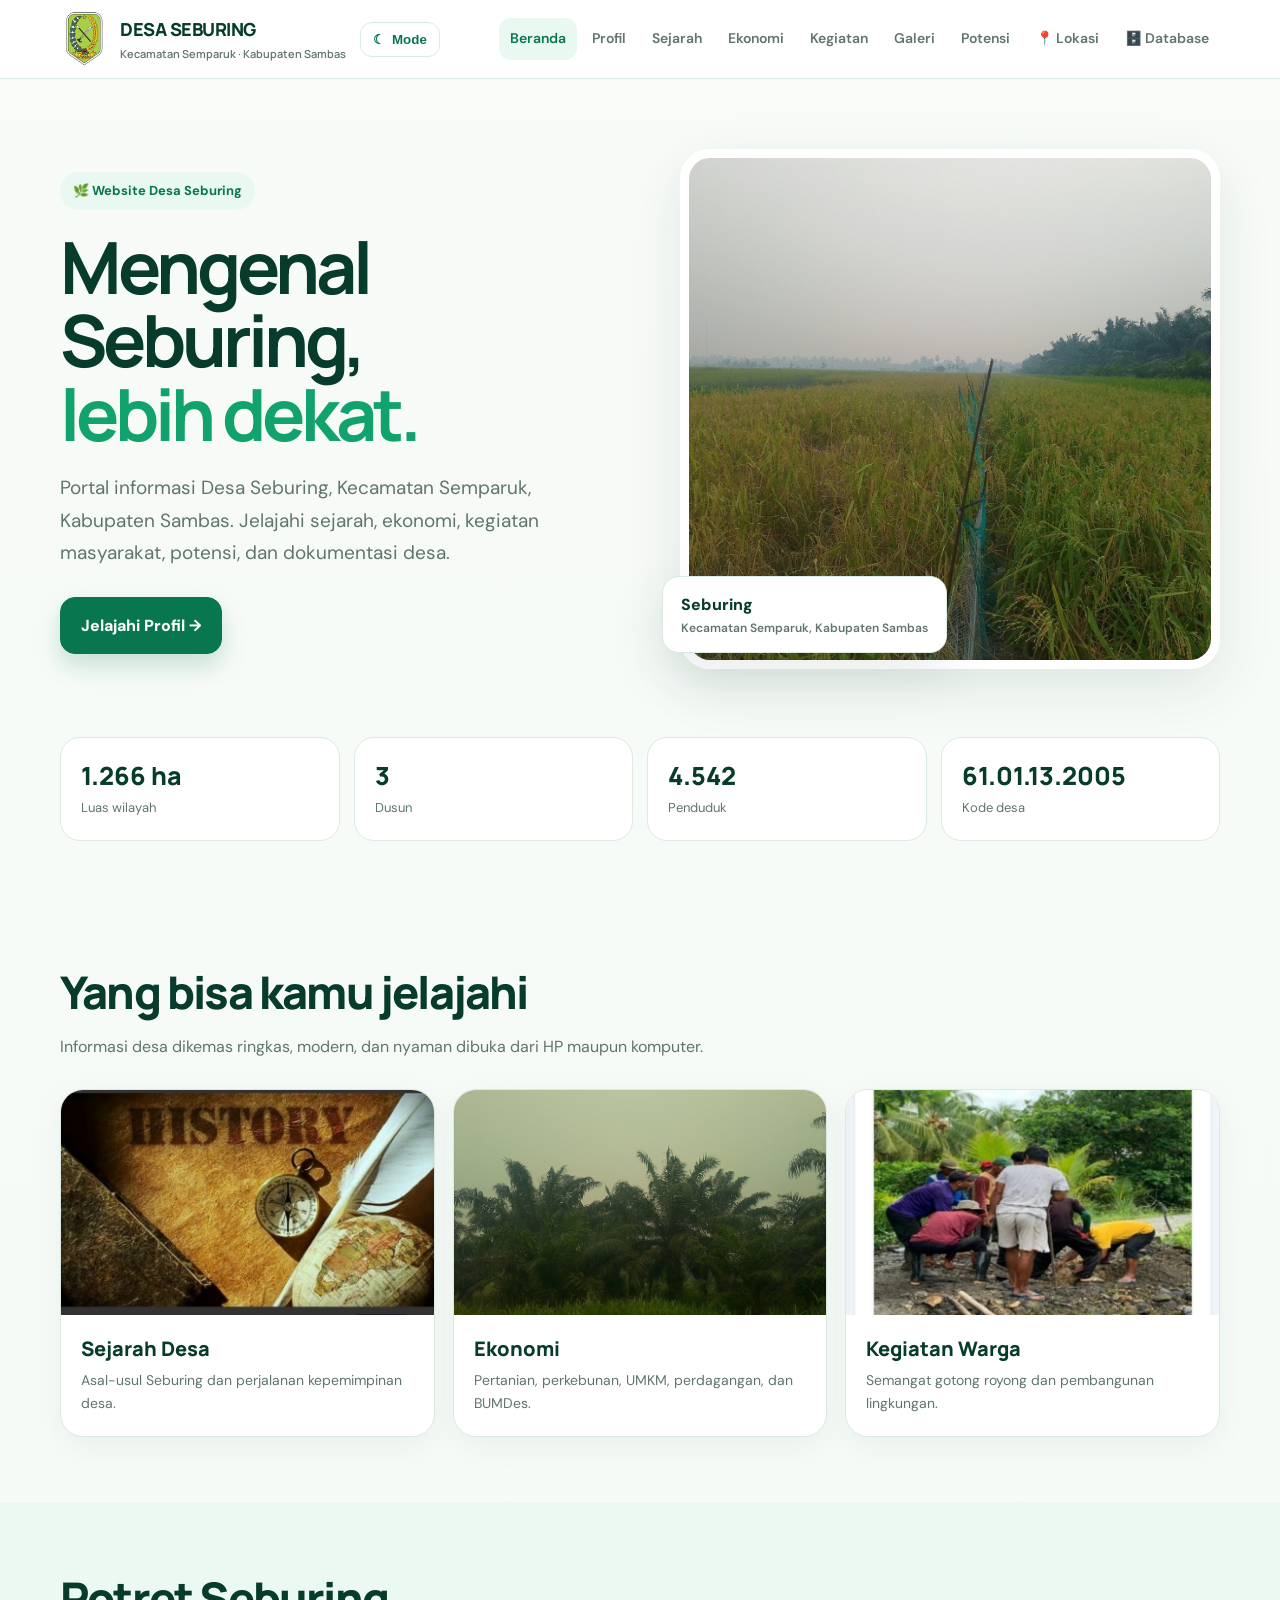
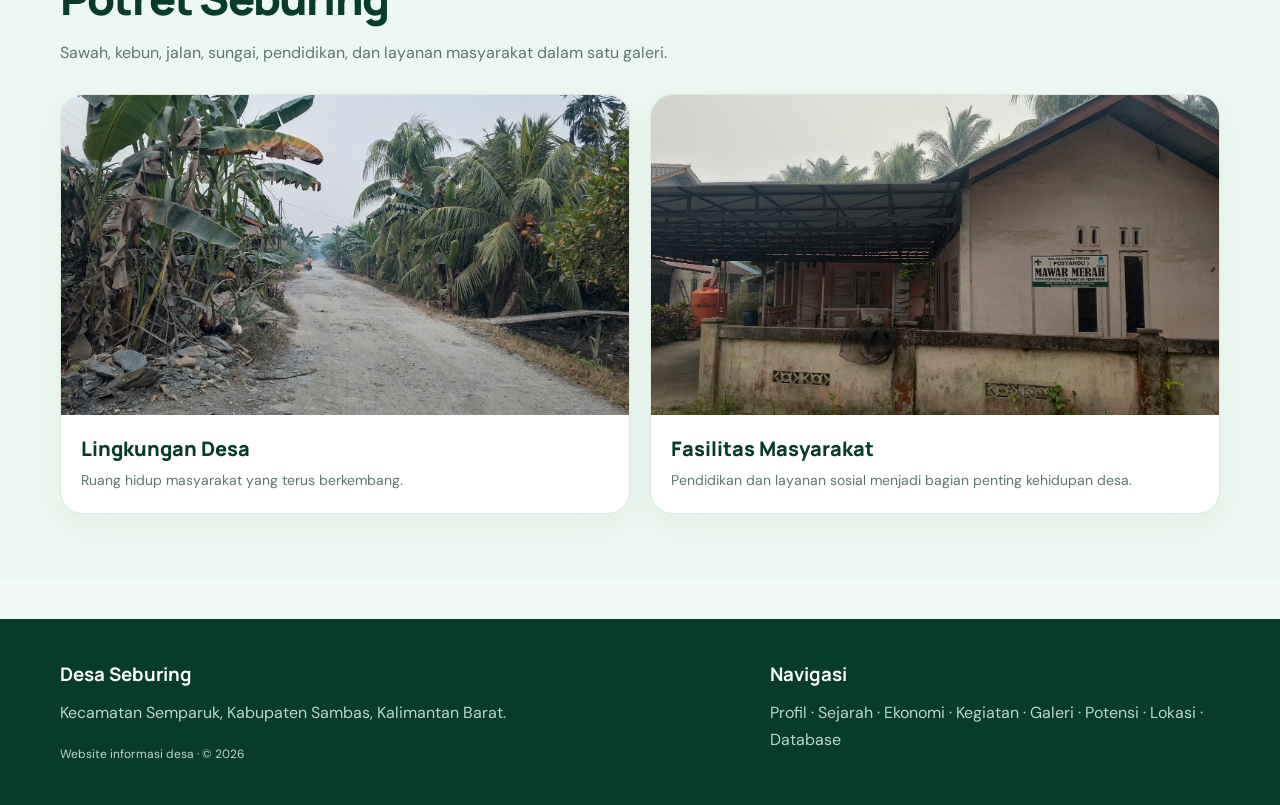
<file: index.html>
<!doctype html><html lang="id"><head><meta charset="utf-8"><meta name="viewport" content="width=device-width,initial-scale=1"><title>Beranda | Desa Seburing</title><meta name="description" content="Website informasi Desa Seburing, Kecamatan Semparuk, Kabupaten Sambas, Kalimantan Barat."><link rel="stylesheet" href="style.css"></head><body><header class="topbar"><div class="container nav"><a class="brand" href="index.html"><img src="logo-sambas.jpg" alt="Lambang Kabupaten Sambas"><span>DESA SEBURING<small>Kecamatan Semparuk · Kabupaten Sambas</small></span></a>
<button class="theme-toggle" type="button" onclick="toggleTheme()" aria-label="Ganti mode terang/gelap">
  <span class="theme-icon">☾</span><span class="theme-text">Mode</span>
</button>
<script>
(function(){
  const saved = localStorage.getItem('seburing-theme');
  if(saved) document.documentElement.setAttribute('data-theme', saved);
})();
function toggleTheme(){
  const html=document.documentElement;
  const next=html.getAttribute('data-theme')==='dark'?'light':'dark';
  html.setAttribute('data-theme',next);
  localStorage.setItem('seburing-theme',next);
  const icon=document.querySelector('.theme-icon');
  if(icon) icon.textContent=next==='dark'?'☀':'☾';
}
document.addEventListener('DOMContentLoaded',()=>{
  const icon=document.querySelector('.theme-icon');
  if(icon) icon.textContent=document.documentElement.getAttribute('data-theme')==='dark'?'☀':'☾';
});
</script>
<button class="menu" onclick="document.querySelector('.navlinks').classList.toggle('open')" aria-label="Buka menu">☰</button><nav class="navlinks"><a class="active" href="index.html">Beranda</a><a class="" href="profil.html">Profil</a><a class="" href="sejarah.html">Sejarah</a><a class="" href="ekonomi.html">Ekonomi</a><a class="" href="kegiatan.html">Kegiatan</a><a class="" href="galeri.html">Galeri</a><a class="" href="wisata.html">Potensi</a><a href="lokasi.html">📍 Lokasi</a><a href="database.html">🗄️ Database</a></nav></div></header><main><section class="hero"><div class="container hero-grid"><div><span class="eyebrow">🌿 Website Desa Seburing</span><h1>Mengenal Seburing,<br><span>lebih dekat.</span></h1><p>Portal informasi Desa Seburing, Kecamatan Semparuk, Kabupaten Sambas. Jelajahi sejarah, ekonomi, kegiatan masyarakat, potensi, dan dokumentasi desa.</p><div class="actions"><a class="btn primary" href="profil.html">Jelajahi Profil →</a></div></div><div class="hero-media"><img class="hero-img" src="persawahan-desa-seburing.jpg" alt="Persawahan Desa Seburing"><div class="badge">Seburing<span>Kecamatan Semparuk, Kabupaten Sambas</span></div></div></div></section><section class="stats"><div class="container stats-grid"><div class="stat"><strong>1.266 ha</strong><span>Luas wilayah</span></div><div class="stat"><strong>3</strong><span>Dusun</span></div><div class="stat"><strong>4.542</strong><span>Penduduk</span></div><div class="stat"><strong>61.01.13.2005</strong><span>Kode desa</span></div></div></section><section class="section"><div class="container"><div class="section-title"><h2>Yang bisa kamu jelajahi</h2><p>Informasi desa dikemas ringkas, modern, dan nyaman dibuka dari HP maupun komputer.</p></div><div class="cards"><a class="card" href="sejarah.html"><img src="sejarah-hero.jpg" alt="Sejarah Desa Seburing"><div class="body"><h3>Sejarah Desa</h3><p>Asal-usul Seburing dan perjalanan kepemimpinan desa.</p></div></a><a class="card" href="ekonomi.html"><img src="perkebunan-kelapa-sawit.jpg" alt="Perkebunan kelapa sawit"><div class="body"><h3>Ekonomi</h3><p>Pertanian, perkebunan, UMKM, perdagangan, dan BUMDes.</p></div></a><a class="card" href="kegiatan.html"><img src="gotong-royong-penimbunan-jembatan.jpg" alt="Gotong royong"><div class="body"><h3>Kegiatan Warga</h3><p>Semangat gotong royong dan pembangunan lingkungan.</p></div></a></div></div></section><section class="section alt"><div class="container"><div class="section-title"><h2>Potret Seburing</h2><p>Sawah, kebun, jalan, sungai, pendidikan, dan layanan masyarakat dalam satu galeri.</p></div><div class="feature"><div class="card"><img src="jalan-desa-seburing-hilir.jpg" alt="Jalan Desa Seburing Hilir"><div class="body"><h3>Lingkungan Desa</h3><p>Ruang hidup masyarakat yang terus berkembang.</p></div></div><div class="card"><img src="posyandu-mawar-merah.jpg" alt="Posyandu Mawar Merah"><div class="body"><h3>Fasilitas Masyarakat</h3><p>Pendidikan dan layanan sosial menjadi bagian penting kehidupan desa.</p></div></div></div></div></section></main><footer class="footer"><div class="container footer-grid"><div><h3>Desa Seburing</h3><p>Kecamatan Semparuk, Kabupaten Sambas, Kalimantan Barat.</p><p class="small">Website informasi desa · © 2026</p></div><div><h3>Navigasi</h3><p>Profil · Sejarah · Ekonomi · Kegiatan · Galeri · Potensi · Lokasi · Database</p></div></div></footer></body></html>
</file>
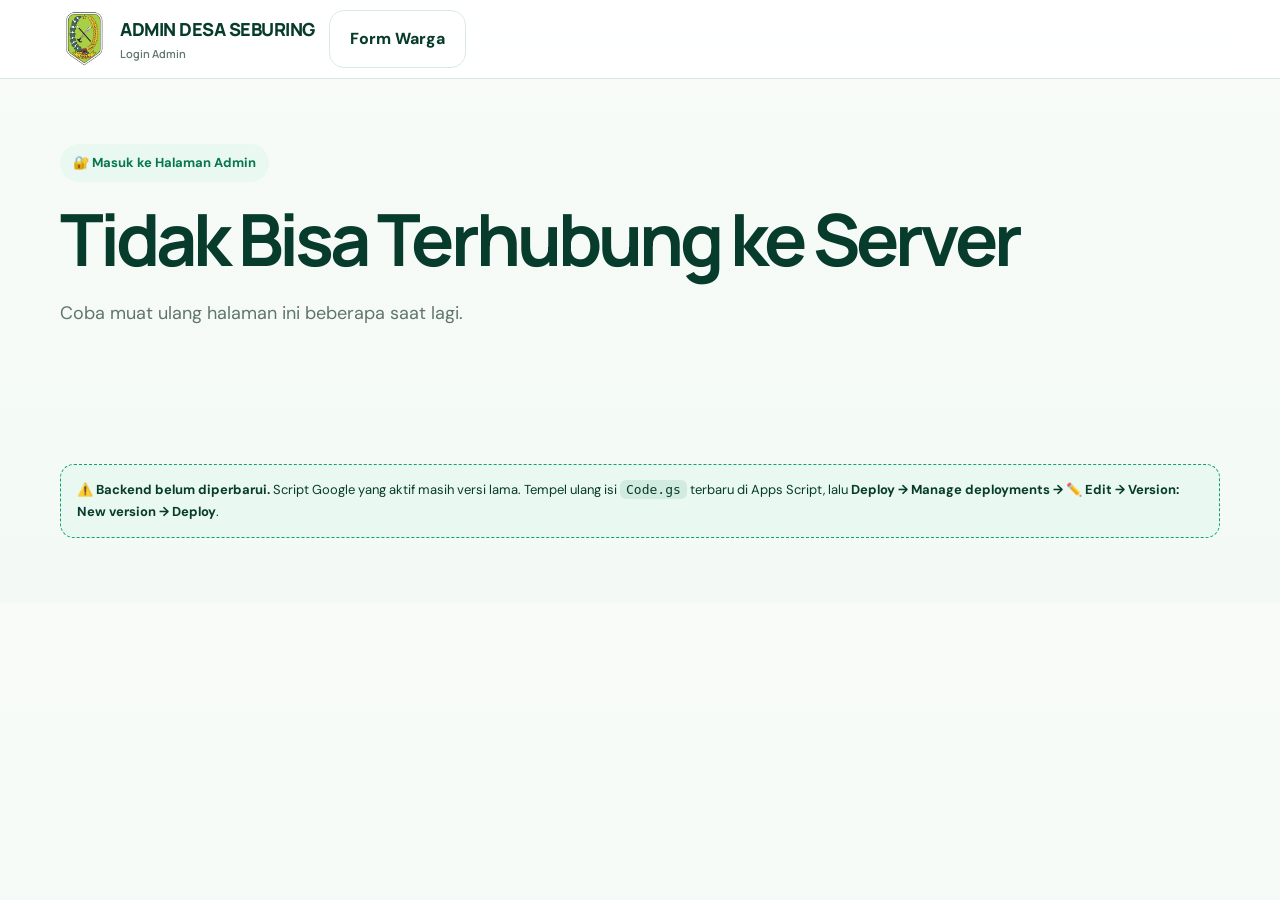
<file: admin-data.html>
<!doctype html>
<html lang="id">
<head>
<meta charset="utf-8">
<meta name="viewport" content="width=device-width,initial-scale=1">
<meta name="robots" content="noindex,nofollow">
<title>Database Pengaduan &amp; Saran | Admin Desa Seburing</title>
<link rel="stylesheet" href="style.css">
<script>
(function(){
  const t=localStorage.getItem('seburing-theme');if(t)document.documentElement.setAttribute('data-theme',t);
  // Belum login? kembali ke halaman login.
  if(!sessionStorage.getItem('seburing-admin-token'))location.replace('admin.html');
})();
</script>
</head>
<body>
<header class="topbar"><div class="container nav">
  <a class="brand" href="index.html"><img src="logo-sambas.jpg" alt="Logo"><span>ADMIN DESA SEBURING<small>Database Pengaduan &amp; Saran</small></span></a>
  <button class="btn primary" id="logoutBtn" type="button">Keluar</button>
</div></header>

<!-- ===== Panel "Buat Akun Admin Baru" (tersembunyi, dibuka dari tombol) ===== -->
<div class="section" id="newAccountPanel" hidden>
  <div class="container">
    <div class="form-card login-card" style="max-width:480px">
      <h2>Buat Akun Admin Baru</h2>
      <p class="hint">Akun baru ini akan ditambahkan; akun admin yang sudah ada tetap bisa dipakai login. Sesi kamu yang sedang login tidak akan keluar.</p>
      <form id="newAccountForm" autocomplete="off">
        <div class="field"><label for="naUser">Username Baru</label><input id="naUser" type="text" minlength="3" required></div>
        <div class="field"><label for="naEmail">Email Pemulihan Baru</label><input id="naEmail" type="email" required></div>
        <div class="field"><label for="naPass">Password Baru</label><input id="naPass" type="password" autocomplete="new-password" minlength="6" required></div>
        <div class="field"><label for="naPass2">Ulangi Password Baru</label><input id="naPass2" type="password" autocomplete="new-password" minlength="6" required></div>
        <div class="actions">
          <button class="btn primary" type="submit" id="naBtn">Simpan Akun Baru</button>
          <button class="btn" type="button" id="naCancel">Batal</button>
        </div>
        <p id="naStatus" class="form-status" role="status"></p>
      </form>
    </div>
  </div>
</div>

<main>
  <section class="pagehead"><div class="container">
    <span class="eyebrow">🗄️ Langkah 2 · Database</span>
    <h1>Nama, Email, Pengaduan &amp; Saran</h1>
    <p>Data yang dikirim warga lewat formulir website.</p>
  </div></section>
  <section class="section"><div class="container">
    <div class="admin-stats">
      <div><b id="stTotal">–</b><span>Total</span></div>
      <div><b id="stAduan">–</b><span>Pengaduan</span></div>
      <div><b id="stSaran">–</b><span>Saran</span></div>
      <div><b id="stBaru">–</b><span>Belum diproses</span></div>
    </div>

    <div class="admin-bar">
      <div class="left">
        <input id="q" type="search" placeholder="Cari nama / email / isi…">
        <select id="fJenis"><option value="">Semua jenis</option><option>Pengaduan</option><option>Saran</option><option>Lain-lain</option></select>
        <select id="fStatus"><option value="">Semua status</option><option>Baru</option><option>Diproses</option><option>Selesai</option></select>
      </div>
      <div class="right">
        <button class="btn" id="refreshBtn" type="button">↻ Muat Ulang</button>
        <a class="btn" id="sheetLink" href="#" target="_blank" rel="noopener" hidden>Buka Google Sheet</a>
        <a class="btn" id="adminSheetLink" href="#" target="_blank" rel="noopener" hidden>👤 Lihat Akun Admin</a>
        <button class="btn" id="newAccountBtn" type="button">🆕 Buat Akun Baru</button>
      </div>
    </div>
    <p id="status" class="form-status" role="status">Memuat data…</p>

    <div class="table-wrap"><table class="data-table">
      <thead><tr><th>Waktu</th><th>Nama</th><th>Email</th><th>Jenis</th><th>Pengaduan / Saran</th><th>Status</th></tr></thead>
      <tbody id="body"><tr><td colspan="6">Memuat…</td></tr></tbody>
    </table></div>
  </div></section>
</main>

<script>
const SCRIPT_URL="https://script.google.com/macros/s/AKfycbxsXZ7B1mIwzrtJUxFsGqT-24MgtmvgsVRp7sgVojYvdaJHBFu-uy19mqmpU6cYR5QO/exec";
const TOKEN_KEY='seburing-admin-token';
const $=id=>document.getElementById(id);
let allRows=[],loading=false;

function esc(s){return String(s??'').replaceAll('&','&amp;').replaceAll('<','&lt;').replaceAll('>','&gt;').replaceAll('"','&quot;').replaceAll("'",'&#039;')}
function setStatus(t,cls){const s=$('status');s.textContent=t;s.className='form-status'+(cls?' '+cls:'')}
const OLD_MSG='Backend Google Apps Script masih versi lama. Salin Code.gs terbaru lalu Deploy > Manage deployments > Edit > New version.';
function friendly(m){return /wajib diisi|Aksi tidak dikenal/i.test(m||'')?OLD_MSG:m}
function token(){return sessionStorage.getItem(TOKEN_KEY)||''}
function goLogin(expired){sessionStorage.removeItem(TOKEN_KEY);location.replace('admin.html'+(expired?'?expired=1':''))}

async function api(payload,tries=2){
  let lastErr;
  for(let i=0;i<tries;i++){
    try{
      const r=await fetch(SCRIPT_URL,{method:'POST',headers:{'Content-Type':'text/plain;charset=utf-8'},body:JSON.stringify(payload)});
      return await r.json();
    }catch(e){lastErr=e;await new Promise(r=>setTimeout(r,800))}
  }
  throw lastErr;
}

async function loadData(){
  if(loading)return;loading=true;
  const btn=$('refreshBtn');btn.disabled=true;setStatus('Memuat data…');
  try{
    const j=await api({action:'list',token:token()});
    if(j.status!=='success'){
      if(j.expired)return goLogin(true);
      throw Error(friendly(j.message)||'Gagal memuat');
    }
    allRows=j.rows||[];
    if(j.sheetUrl){const a=$('sheetLink');a.href=j.sheetUrl;a.hidden=false}
    if(j.adminSheetUrl){const a=$('adminSheetLink');a.href=j.adminSheetUrl;a.hidden=false}
    render();setStatus('');
  }catch(err){
    // Gagal jaringan/server: tetap di halaman ini, jangan keluar dari login.
    setStatus('Gagal memuat data ('+err.message+'). Tekan "Muat Ulang" untuk mencoba lagi.','err');
  }finally{loading=false;btn.disabled=false}
}

function render(){
  const q=$('q').value.trim().toLowerCase(),fj=$('fJenis').value,fs=$('fStatus').value;
  const rows=allRows.filter(x=>(!fj||x.jenis===fj)&&(!fs||x.status===fs)&&(!q||(x.nama+' '+x.email+' '+x.pesan).toLowerCase().includes(q)));
  $('stTotal').textContent=allRows.length;
  $('stAduan').textContent=allRows.filter(x=>x.jenis==='Pengaduan').length;
  $('stSaran').textContent=allRows.filter(x=>x.jenis==='Saran').length;
  $('stBaru').textContent=allRows.filter(x=>x.status==='Baru').length;
  $('body').innerHTML=rows.length?rows.map(x=>`<tr>
    <td>${esc(x.waktu)}</td><td>${esc(x.nama)}</td><td>${esc(x.email)}</td>
    <td><span class="pill ${x.jenis==='Saran'?'saran':(x.jenis==='Lain-lain'?'lain':'')}">${esc(x.jenis)}</span></td>
    <td class="msg">${esc(x.pesan)}</td>
    <td><select data-id="${esc(x.id)}">${['Baru','Diproses','Selesai'].map(s=>`<option ${x.status===s?'selected':''}>${s}</option>`).join('')}</select></td>
  </tr>`).join(''):'<tr><td colspan="6">Belum ada data.</td></tr>';
}

$('body').addEventListener('change',async e=>{
  const s=e.target.closest('select[data-id]');if(!s)return;
  const row=allRows.find(x=>x.id===s.dataset.id),old=row?row.status:'Baru';
  s.disabled=true;
  try{
    const j=await api({action:'update',id:s.dataset.id,status:s.value,token:token()});
    if(j.status!=='success'){if(j.expired)return goLogin(true);throw Error(friendly(j.message)||'Gagal memperbarui')}
    if(row)row.status=s.value;
    $('stBaru').textContent=allRows.filter(x=>x.status==='Baru').length;
    setStatus('Status diperbarui.','ok');
  }catch(err){s.value=old;setStatus('Status belum diperbarui: '+err.message,'err')}
  finally{s.disabled=false}
});

$('logoutBtn').addEventListener('click',async()=>{
  const t=token();
  try{await api({action:'logout',token:t},1)}catch(_){}
  goLogin(false);
});

// -------- Buat Akun Admin Baru --------
$('newAccountBtn').addEventListener('click',()=>{
  $('newAccountPanel').hidden=false;
  $('newAccountPanel').scrollIntoView({behavior:'smooth',block:'start'});
  $('naUser').focus();
});
$('naCancel').addEventListener('click',()=>{
  $('newAccountPanel').hidden=true;
  $('newAccountForm').reset();
  $('naStatus').textContent='';$('naStatus').className='form-status';
});
$('newAccountForm').addEventListener('submit',async e=>{
  e.preventDefault();
  const st=$('naStatus'),btn=$('naBtn');
  st.textContent='';st.className='form-status';
  const user=$('naUser').value.trim(),email=$('naEmail').value.trim(),p1=$('naPass').value,p2=$('naPass2').value;
  if(p1!==p2){st.textContent='Password dan ulangi password tidak sama.';st.classList.add('err');return}
  if(p1.length<6){st.textContent='Password minimal 6 karakter.';st.classList.add('err');return}
  btn.disabled=true;btn.textContent='Menyimpan…';
  try{
    const j=await api({action:'newAccount',username:user,email:email,password:p1,token:token()});
    if(j.status!=='success'){if(j.expired)return goLogin(true);throw Error(friendly(j.message)||'Gagal membuat akun baru')}
    st.textContent='Akun admin baru berhasil ditambahkan.';st.classList.add('ok');
    $('newAccountForm').reset();
  }catch(err){
    st.textContent='Gagal: '+err.message;st.classList.add('err');
  }finally{
    btn.disabled=false;btn.textContent='Simpan Akun Baru';
  }
});

['q','fJenis','fStatus'].forEach(id=>$(id).addEventListener('input',render));
$('refreshBtn').addEventListener('click',loadData);
loadData();
</script>
</body>
</html>
</file>
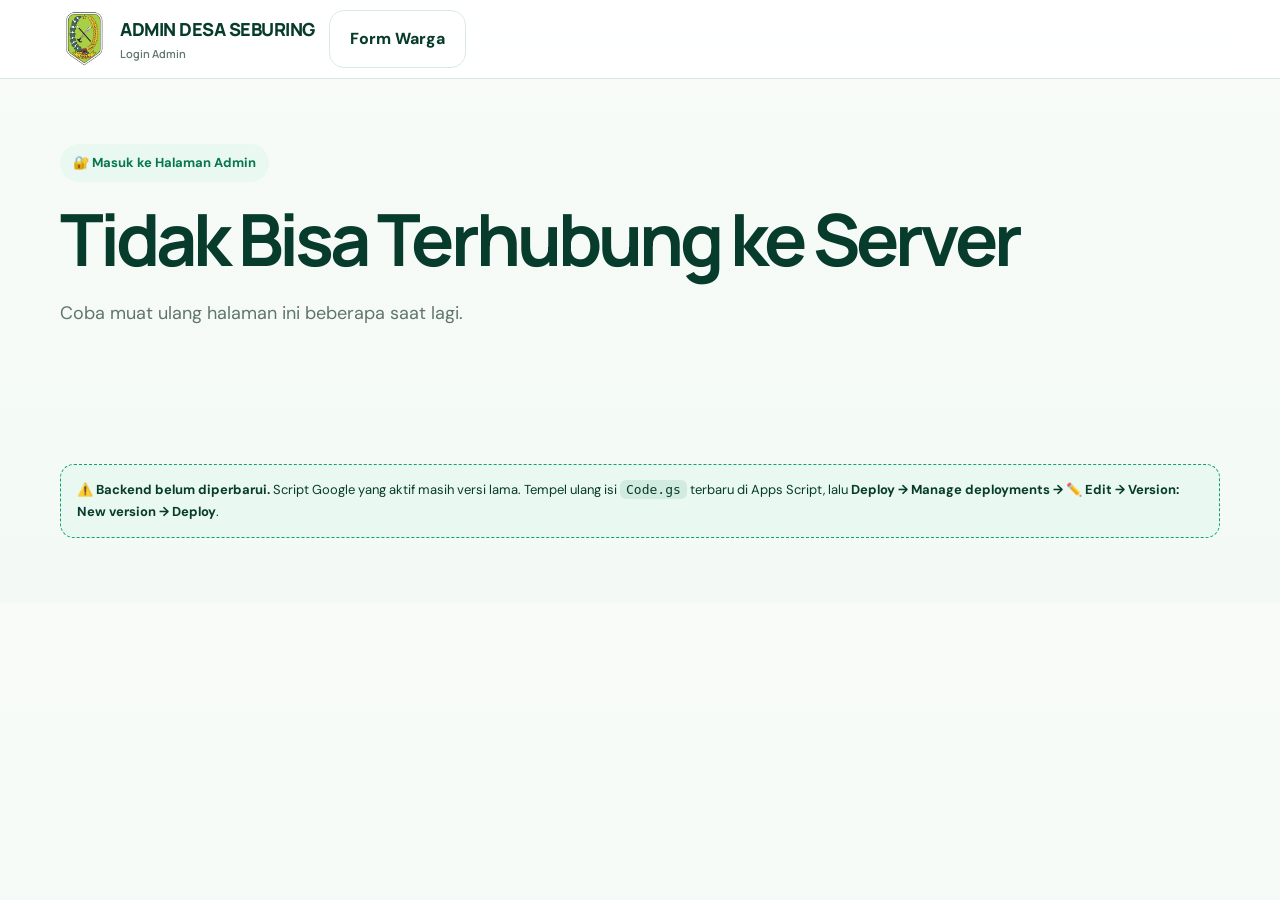
<file: admin.html>
<!doctype html>
<html lang="id">
<head>
<meta charset="utf-8">
<meta name="viewport" content="width=device-width,initial-scale=1">
<meta name="robots" content="noindex,nofollow">
<title>Login Admin | Desa Seburing</title>
<link rel="stylesheet" href="style.css">
<script>
(function(){
  const t=localStorage.getItem('seburing-theme');if(t)document.documentElement.setAttribute('data-theme',t);
  if(sessionStorage.getItem('seburing-admin-token')){
    const next=new URLSearchParams(location.search).get('next');
    location.replace(next==='database.html'?'database.html':'admin-data.html');
  }
})();
</script>
<style>
.linklike{background:none;border:none;padding:0;color:var(--green2);font-weight:700;font-size:14px;cursor:pointer;text-decoration:underline}
.pw-wrap{position:relative}
.pw-wrap input{padding-right:46px;width:100%;box-sizing:border-box}
.pw-eye{position:absolute;right:6px;top:50%;transform:translateY(-50%);width:36px;height:36px;border:none;background:none;color:var(--muted);cursor:pointer;border-radius:8px;display:flex;align-items:center;justify-content:center}
.pw-eye:hover,.pw-eye:focus-visible{color:var(--green);outline:none;background:var(--mint)}
.pw-eye svg{width:20px;height:20px;fill:none;stroke:currentColor;stroke-width:2;stroke-linecap:round;stroke-linejoin:round}
.choice[hidden]{display:none}
.choice{display:grid;gap:14px;max-width:440px;margin:0 auto}
.choice button{display:flex;align-items:center;gap:14px;text-align:left;width:100%;padding:18px 20px;border-radius:18px;border:1.5px solid var(--line);background:var(--surface);color:var(--ink);cursor:pointer;font-family:inherit;transition:.15s}
.choice button:hover,.choice button:focus-visible{border-color:var(--green);transform:translateY(-2px);box-shadow:0 10px 24px rgba(7,59,43,.10);outline:none}
.choice .ic{font-size:30px;line-height:1}
.choice strong{display:block;font-size:17px;font-weight:800}
.choice small{display:block;color:var(--muted);font-size:13px;margin-top:2px}
</style>
</head>
<body>
<header class="topbar"><div class="container nav">
  <a class="brand" href="index.html"><img src="logo-sambas.jpg" alt="Logo"><span>ADMIN DESA SEBURING<small>Login Admin</small></span></a>
  <a class="btn" href="database.html">Form Warga</a>
</div></header>

<main>
  <section class="pagehead"><div class="container">
    <span class="eyebrow" id="pageEyebrow">🔐 Masuk ke Halaman Admin</span>
    <h1 id="loginTitle">Memeriksa akun admin…</h1>
    <p id="loginDesc">Mohon tunggu sebentar.</p>
  </div></section>
  <section class="section"><div class="container">

    <!-- ===== PILIHAN AWAL: Buat Akun atau Login Langsung ===== -->
    <div class="choice" id="chooseCard" hidden>
      <button type="button" id="chooseRegister"><span class="ic">📝</span><span><strong>Buat Akun Admin</strong><small>Belum punya akun? Daftar dulu, lalu login.</small></span></button>
      <button type="button" id="chooseLogin"><span class="ic">🔑</span><span><strong>Login Langsung</strong><small>Sudah punya akun? Masuk dengan username &amp; password.</small></span></button>
    </div>

    <!-- ===== TAB 1a: FORM DAFTAR ADMIN (kalau belum ada akun sama sekali) ===== -->
    <div class="form-card login-card" id="registerCard" hidden>
      <h2>Daftar Admin</h2>
      <p class="hint">Buat username dan password. Setelah daftar kamu akan diarahkan ke halaman Login.</p>
      <form id="registerForm" autocomplete="off">
        <div class="field"><label for="rUser">Username Admin</label><input id="rUser" type="text" autocomplete="off" minlength="3" required></div>
        <div class="field"><label for="rPass">Password</label><input id="rPass" type="password" autocomplete="new-password" minlength="6" required></div>
        <div class="field"><label for="rPass2">Ulangi Password</label><input id="rPass2" type="password" autocomplete="new-password" minlength="6" required></div>
        <div class="actions"><button class="btn primary" type="submit" id="registerBtn">Daftar Akun</button></div>
        <p id="registerStatus" class="form-status" role="status"></p>
      </form>
      <p style="margin-top:14px;text-align:center"><button class="linklike" type="button" id="backFromRegister">← Kembali ke pilihan</button></p>
    </div>

    <!-- ===== TAB 2a: FORM LOGIN ===== -->
    <div class="form-card login-card" id="loginCard" hidden>
      <form id="loginForm" autocomplete="on">
        <div class="field"><label for="user">Username</label><input id="user" type="text" autocomplete="username" required></div>
        <div class="field"><label for="pass">Password</label><input id="pass" type="password" autocomplete="current-password" required></div>
        <div class="actions"><button class="btn primary" type="submit" id="loginBtn">Masuk</button></div>
        <p id="loginStatus" class="form-status" role="status"></p>
      </form>
      <p style="margin-top:14px;text-align:center"><button class="linklike" type="button" id="toForgot">Lupa password?</button></p>
      <p style="margin-top:8px;text-align:center"><button class="linklike" type="button" id="backFromLogin">← Kembali ke pilihan</button></p>
    </div>

    <!-- ===== TAB 2b: LUPA PASSWORD (kirim kode) ===== -->
    <div class="form-card login-card" id="forgotCard" hidden>
      <h2>Lupa Password</h2>
      <p class="hint">Masukkan email pemulihan yang kamu daftarkan. Kode reset akan dikirim ke email itu.</p>
      <form id="forgotForm" autocomplete="off">
        <div class="field"><label for="fEmail">Email Pemulihan</label><input id="fEmail" type="email" required></div>
        <div class="actions"><button class="btn primary" type="submit" id="forgotBtn">Kirim Kode</button></div>
        <p id="forgotStatus" class="form-status" role="status"></p>
      </form>
      <p style="margin-top:14px;text-align:center"><button class="linklike" type="button" id="toLoginFromForgot">← Kembali ke login</button></p>
    </div>

    <!-- ===== TAB 2c: RESET PASSWORD (kode + password baru) ===== -->
    <div class="form-card login-card" id="resetCard" hidden>
      <h2>Buat Password Baru</h2>
      <p class="hint">Masukkan kode 6 digit dari email, lalu buat password baru.</p>
      <form id="resetForm" autocomplete="off">
        <div class="field"><label for="rCode">Kode dari Email</label><input id="rCode" type="text" inputmode="numeric" maxlength="6" required></div>
        <div class="field"><label for="nPass">Password Baru</label><input id="nPass" type="password" autocomplete="new-password" minlength="6" required></div>
        <div class="field"><label for="nPass2">Ulangi Password Baru</label><input id="nPass2" type="password" autocomplete="new-password" minlength="6" required></div>
        <div class="actions"><button class="btn primary" type="submit" id="resetBtn">Ganti Password &amp; Masuk</button></div>
        <p id="resetStatus" class="form-status" role="status"></p>
      </form>
      <p style="margin-top:14px;text-align:center"><button class="linklike" type="button" id="toLoginFromReset">← Kembali ke login</button></p>
    </div>

    <div class="config-note" id="oldNote" hidden>
      ⚠️ <strong>Backend belum diperbarui.</strong> Script Google yang aktif masih versi lama. Tempel ulang isi <code>Code.gs</code> terbaru di Apps Script, lalu <strong>Deploy → Manage deployments → ✏️ Edit → Version: New version → Deploy</strong>.
    </div>
  </div></section>
</main>

<script>
const SCRIPT_URL="https://script.google.com/macros/s/AKfycbxsXZ7B1mIwzrtJUxFsGqT-24MgtmvgsVRp7sgVojYvdaJHBFu-uy19mqmpU6cYR5QO/exec";
const $=id=>document.getElementById(id);
// Tombol mata: lihat / sembunyikan password
(function(){
  const OPEN='<svg viewBox="0 0 24 24"><path d="M1 12s4-7 11-7 11 7 11 7-4 7-11 7S1 12 1 12z"/><circle cx="12" cy="12" r="3"/></svg>';
  const SHUT='<svg viewBox="0 0 24 24"><path d="M17.94 17.94A10.9 10.9 0 0 1 12 19C5 19 1 12 1 12a18.5 18.5 0 0 1 5.06-5.94M9.9 4.24A9.1 9.1 0 0 1 12 4c7 0 11 8 11 8a18.5 18.5 0 0 1-2.16 3.19M14.12 14.12a3 3 0 1 1-4.24-4.24"/><path d="M1 1l22 22"/></svg>';
  ['rPass','rPass2','pass'].forEach(id=>{
    const inp=document.getElementById(id);if(!inp)return;
    const wrap=document.createElement('div');wrap.className='pw-wrap';
    inp.parentNode.insertBefore(wrap,inp);wrap.appendChild(inp);
    const b=document.createElement('button');b.type='button';b.className='pw-eye';
    const set=show=>{inp.type=show?'text':'password';b.innerHTML=show?SHUT:OPEN;b.setAttribute('aria-label',show?'Sembunyikan password':'Lihat password');b.setAttribute('aria-pressed',show)};
    set(false);b.addEventListener('click',()=>{set(inp.type==='password');inp.focus()});
    wrap.appendChild(b);
  });
})();
const params=new URLSearchParams(location.search);
const goingToForm = params.get('next')==='database.html';
const allCards=['chooseCard','registerCard','loginCard','forgotCard','resetCard'];

function showCard(id){allCards.forEach(c=>$(c).hidden=(c!==id))}
function setTab(which){
  if(which==='register'){ showCard('registerCard'); $('rUser').focus(); }
  else if(which==='login'){ showCard('loginCard'); $('user').focus(); }
  else { showCard('chooseCard'); }
}

async function api(payload){
  const r=await fetch(SCRIPT_URL,{method:'POST',headers:{'Content-Type':'text/plain;charset=utf-8'},body:JSON.stringify(payload)});
  return r.json();
}
function afterLogin(token){
  sessionStorage.setItem('seburing-admin-token',token);
  location.replace(goingToForm?'database.html':'admin-data.html');
}
const OLD_MSG='Backend belum diperbarui: server masih versi lama dan belum mengenali fitur ini. Tempel ulang Code.gs terbaru di Apps Script lalu Deploy > Manage deployments > Edit > New version.';
function friendly(m){return /wajib diisi|Aksi tidak dikenal/i.test(m||'')?OLD_MSG:m}

// -------- Cek backend, lalu tampilkan tab "Buat Akun" dulu (default) --------
(async function init(){
  try{
    const j=await api({action:'status'});
    if(!(Number(j.version)>=7)){
      $('oldNote').hidden=false;
      $('pageEyebrow').textContent='⚠️ Backend Belum Diperbarui';
      $('loginTitle').textContent='Server Masih Versi Lama';
      $('loginDesc').textContent='Perbarui Code.gs di Apps Script dulu, baru fitur Buat Akun/Login/Lupa Password versi terbaru bisa dipakai.';
      return;
    }
    $('loginTitle').textContent = 'Akses Halaman Admin';
    $('loginDesc').textContent = 'Pilih salah satu: buat akun admin baru, atau langsung login kalau sudah punya akun.';
    setTab('choose'); // tampilkan pilihan dulu
    if(params.get('expired')){
      setTab('login');
      const s=$('loginStatus');s.textContent='Sesi berakhir. Silakan login lagi.';s.className='form-status err';
    }
  }catch(err){
    $('oldNote').hidden=false;
    $('loginTitle').textContent='Tidak Bisa Terhubung ke Server';
    $('loginDesc').textContent='Coba muat ulang halaman ini beberapa saat lagi.';
  }
})();

$('chooseRegister').addEventListener('click',()=>setTab('register'));
$('chooseLogin').addEventListener('click',()=>setTab('login'));
$('backFromRegister').addEventListener('click',()=>setTab('choose'));
$('backFromLogin').addEventListener('click',()=>setTab('choose'));

// -------- DAFTAR ADMIN --------
$('registerForm').addEventListener('submit',async e=>{
  e.preventDefault();
  const st=$('registerStatus'),btn=$('registerBtn');
  st.textContent='';st.className='form-status';
  const user=$('rUser').value.trim(),pass=$('rPass').value,pass2=$('rPass2').value;
  if(pass!==pass2){st.textContent='Password dan ulangi password tidak sama.';st.classList.add('err');return}
  if(pass.length<6){st.textContent='Password minimal 6 karakter.';st.classList.add('err');return}
  btn.disabled=true;btn.textContent='Mendaftarkan…';
  try{
    const j=await api({action:'register',username:user,password:pass});
    if(j.status!=='success')throw Error(friendly(j.message)||'Gagal mendaftar');
    st.textContent='Akun admin berhasil dibuat! Silakan login dengan username & password tadi.';st.classList.add('ok');
    $('registerForm').reset();
    setTimeout(()=>{
      setTab('login');
      $('user').value=user; // bantu isi otomatis username yang baru dibuat
      $('pass').focus();
    },1200);
  }catch(err){
    st.textContent='Gagal: '+err.message;st.classList.add('err');
  }finally{
    btn.disabled=false;btn.textContent='Daftar Akun';
  }
});

// -------- LOGIN --------
$('loginForm').addEventListener('submit',async e=>{
  e.preventDefault();
  const st=$('loginStatus'),btn=$('loginBtn');
  st.textContent='';st.className='form-status';
  btn.disabled=true;btn.textContent='Memeriksa…';
  try{
    const j=await api({action:'login',username:$('user').value.trim(),password:$('pass').value});
    if(j.status!=='success'||!j.token)throw Error(friendly(j.message)||'Login gagal');
    st.textContent='Login berhasil…';st.classList.add('ok');
    afterLogin(j.token);
  }catch(err){
    st.textContent='Gagal: '+err.message;st.classList.add('err');
    btn.disabled=false;btn.textContent='Masuk';
  }
});

// -------- LUPA PASSWORD: kirim kode --------
$('toForgot').addEventListener('click',()=>{showCard('forgotCard');$('fEmail').focus()});
$('toLoginFromForgot').addEventListener('click',()=>setTab('login'));
$('toLoginFromReset').addEventListener('click',()=>setTab('login'));

$('forgotForm').addEventListener('submit',async e=>{
  e.preventDefault();
  const st=$('forgotStatus'),btn=$('forgotBtn');
  st.textContent='';st.className='form-status';
  btn.disabled=true;btn.textContent='Mengirim…';
  try{
    const j=await api({action:'forgot',email:$('fEmail').value.trim()});
    if(j.status!=='success')throw Error(friendly(j.message)||'Gagal mengirim kode');
    st.textContent='Kode terkirim! Cek email kamu.';st.classList.add('ok');
    setTimeout(()=>{showCard('resetCard');$('rCode').focus()},900);
  }catch(err){
    st.textContent='Gagal: '+err.message;st.classList.add('err');
  }finally{
    btn.disabled=false;btn.textContent='Kirim Kode';
  }
});

// -------- RESET PASSWORD: kode + password baru --------
$('resetForm').addEventListener('submit',async e=>{
  e.preventDefault();
  const st=$('resetStatus'),btn=$('resetBtn');
  st.textContent='';st.className='form-status';
  const code=$('rCode').value.trim(),p1=$('nPass').value,p2=$('nPass2').value;
  if(p1!==p2){st.textContent='Password baru tidak sama.';st.classList.add('err');return}
  if(p1.length<6){st.textContent='Password minimal 6 karakter.';st.classList.add('err');return}
  btn.disabled=true;btn.textContent='Memproses…';
  try{
    const j=await api({action:'reset',code:code,newPassword:p1});
    if(j.status!=='success'||!j.token)throw Error(friendly(j.message)||'Gagal reset password');
    st.textContent='Password diganti. Masuk…';st.classList.add('ok');
    afterLogin(j.token);
  }catch(err){
    st.textContent='Gagal: '+err.message;st.classList.add('err');
    btn.disabled=false;btn.textContent='Ganti Password & Masuk';
  }
});
</script>
</body>
</html>
</file>
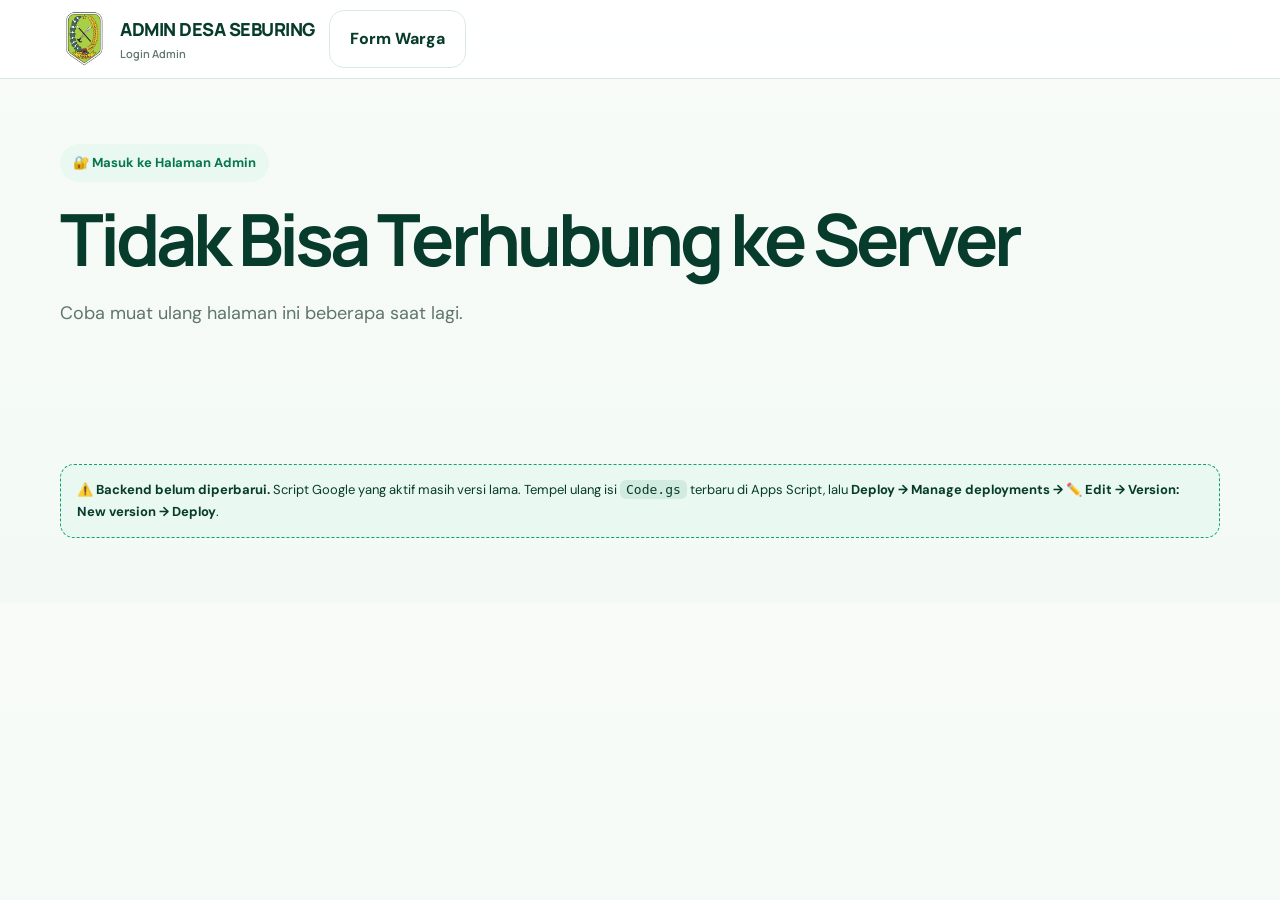
<file: database.html>
<!doctype html>
<html lang="id">
<head>
<meta charset="utf-8">
<meta name="viewport" content="width=device-width,initial-scale=1">
<title>Database Website Promosi Desa Seburing | Desa Seburing</title>
<meta name="description" content="Database Website Promosi Desa Seburing — buku tamu Nama, Email, dan Pesan warga/pengunjung, tersimpan di Google Sheet.">
<link rel="stylesheet" href="style.css">
<script>
(function(){
  const t=localStorage.getItem('seburing-theme');if(t)document.documentElement.setAttribute('data-theme',t);
  // Formulir ini wajib login dulu.
  if(!sessionStorage.getItem('seburing-admin-token'))location.replace('admin.html?next=database.html');
})();
</script>
</head>
<body>
<header class="topbar">
  <div class="container nav">
    <a class="brand" href="index.html">
      <img src="logo-sambas.jpg" alt="Lambang Kabupaten Sambas">
      <span>DESA SEBURING<small>Kecamatan Semparuk · Kabupaten Sambas</small></span>
    </a>

<button class="theme-toggle" type="button" onclick="toggleTheme()" aria-label="Ganti mode terang/gelap">
  <span class="theme-icon">☾</span><span class="theme-text">Mode</span>
</button>
<script>
(function(){
  const saved = localStorage.getItem('seburing-theme');
  if(saved) document.documentElement.setAttribute('data-theme', saved);
})();
function toggleTheme(){
  const html=document.documentElement;
  const next=html.getAttribute('data-theme')==='dark'?'light':'dark';
  html.setAttribute('data-theme',next);
  localStorage.setItem('seburing-theme',next);
  const icon=document.querySelector('.theme-icon');
  if(icon) icon.textContent=next==='dark'?'☀':'☾';
}
document.addEventListener('DOMContentLoaded',()=>{
  const icon=document.querySelector('.theme-icon');
  if(icon) icon.textContent=document.documentElement.getAttribute('data-theme')==='dark'?'☀':'☾';
});
</script>
<button class="menu" onclick="document.querySelector('.navlinks').classList.toggle('open')" aria-label="Buka menu">☰</button>
    <nav class="navlinks">
      <a href="index.html">Beranda</a>
      <a href="profil.html">Profil</a>
      <a href="sejarah.html">Sejarah</a>
      <a href="ekonomi.html">Ekonomi</a>
      <a href="kegiatan.html">Kegiatan</a>
      <a href="galeri.html">Galeri</a>
      <a href="wisata.html">Potensi</a>
      <a href="lokasi.html">📍 Lokasi</a>
      <a class="active" href="database.html">🗄️ Database</a>
      <a href="#" id="logoutLink">🔓 Keluar</a>
    </nav>
  </div>
</header>

<main>
  <section class="pagehead">
    <div class="container">
      <span class="eyebrow">🗄️ Database Website</span>
      <h1>Database Website Promosi Desa Seburing</h1>
      <p>Kamu sudah login. Isi Nama, Email, Pesan, dan Jenis di bawah ini. Data akan tersimpan otomatis ke database (Google Sheet) desa.</p>
    </div>
  </section>

  <section class="section">
    <div class="container">
      <div class="form-card">
        <h2>Formulir Nama, Email, Pesan, Pengaduan/Saran &amp; Lain-lain</h2>
        <p class="hint">Data yang kamu kirim akan masuk ke Database Website Promosi Desa Seburing dan bisa dilihat oleh admin desa.</p>

        <form id="dbForm">
          <div class="field">
            <label for="nama">Nama</label>
            <input type="text" id="nama" name="nama" placeholder="Nama lengkap" required>
          </div>
          <div class="field">
            <label for="email">Email</label>
            <input type="email" id="email" name="email" placeholder="nama@email.com" required>
          </div>
          <div class="field">
            <label for="pesan">Isi Pesan</label>
            <textarea id="pesan" name="pesan" placeholder="Tulis pengaduan, saran, atau hal lain untuk Desa Seburing" required></textarea>
          </div>
          <div class="field">
            <label for="jenis">Jenis</label>
            <select id="jenis" name="jenis" required>
              <option value="Pengaduan">Pengaduan</option>
              <option value="Saran">Saran</option>
              <option value="Lain-lain">Lain-lain</option>
            </select>
          </div>
          <div class="actions">
            <button class="btn primary" type="submit" id="submitBtn">Kirim ke Database</button>
          </div>
          <p class="form-status" id="formStatus"></p>
        </form>

        <div class="config-note" id="configNote">
          ⚙️ <strong>Catatan setup:</strong> Ganti nilai <code>SCRIPT_URL</code> di bagian bawah file <code>database.html</code> dengan URL Web App Google Apps Script kamu sendiri agar formulir ini benar-benar tersimpan ke Google Sheet.
        </div>
      </div>

      <div class="table-wrap">
        <h2 style="font-family:Manrope;margin:0 0 6px">Pengaduan Warga</h2>
        <p class="hint" style="margin:0">Pengaduan dikirim ke admin desa. Data tidak ditampilkan di halaman publik.</p>
        <p style="margin-top:14px"><a class="btn primary" href="admin.html">🔐 Login Admin →</a></p>
      </div>
    </div>
  </section>
</main>

<footer class="footer">
  <div class="container footer-grid">
    <div>
      <h3>Desa Seburing</h3>
      <p>Kecamatan Semparuk, Kabupaten Sambas, Kalimantan Barat.</p>
      <p class="small">Website informasi desa · © 2026</p>
    </div>
    <div>
      <h3>Navigasi</h3>
      <p>Profil · Sejarah · Ekonomi · Kegiatan · Galeri · Potensi · Lokasi · Database</p>
    </div>
  </div>
</footer>

<script>
// =====================================================================
// GANTI baris di bawah ini dengan URL Web App Apps Script kamu sendiri.
// Contoh: "https://script.google.com/macros/s/AKfycbxxxxxxxxxx/exec"
// =====================================================================
const SCRIPT_URL = "https://script.google.com/macros/s/AKfycbxsXZ7B1mIwzrtJUxFsGqT-24MgtmvgsVRp7sgVojYvdaJHBFu-uy19mqmpU6cYR5QO/exec";

const form = document.getElementById('dbForm');
const statusEl = document.getElementById('formStatus');
const submitBtn = document.getElementById('submitBtn');
const dataBody = document.getElementById('dataBody');

function isConfigured(){
  return SCRIPT_URL && SCRIPT_URL.indexOf('https://script.google.com') === 0;
}

form.addEventListener('submit', async function(e){
  e.preventDefault();
  statusEl.textContent = '';
  statusEl.className = 'form-status';

  if(!isConfigured()){
    statusEl.textContent = 'Belum terhubung ke database: atur SCRIPT_URL dulu di database.html.';
    statusEl.classList.add('err');
    return;
  }

  const token = sessionStorage.getItem('seburing-admin-token');
  if(!token){ location.replace('admin.html?next=database.html'); return; }

  const payload = {
    token: token,
    nama: document.getElementById('nama').value.trim(),
    email: document.getElementById('email').value.trim(),
    jenis: document.getElementById('jenis').value,
    pesan: document.getElementById('pesan').value.trim()
  };

  submitBtn.disabled = true;
  submitBtn.textContent = 'Mengirim…';

  try{
    const res = await fetch(SCRIPT_URL, {
      method: 'POST',
      headers: {'Content-Type': 'text/plain;charset=utf-8'},
      body: JSON.stringify(payload)
    });
    const result = await res.json();
    if(result && result.status === 'success'){
      statusEl.textContent = 'Terima kasih, data kamu tersimpan di database.';
      statusEl.classList.add('ok');
      form.reset();
    } else if(result && result.expired){
      sessionStorage.removeItem('seburing-admin-token');
      location.replace('admin.html?next=database.html&expired=1');
      return;
    } else {
      throw new Error(result && result.message ? result.message : 'Gagal menyimpan data');
    }
  }catch(err){
    statusEl.textContent = 'Gagal mengirim data. Coba lagi (' + err.message + ').';
    statusEl.classList.add('err');
  }finally{
    submitBtn.disabled = false;
    submitBtn.textContent = 'Kirim ke Database';
  }
});

const logoutLink = document.getElementById('logoutLink');
if(logoutLink){
  logoutLink.addEventListener('click', async function(e){
    e.preventDefault();
    const t = sessionStorage.getItem('seburing-admin-token');
    if(t){
      try{
        await fetch(SCRIPT_URL, {method:'POST', headers:{'Content-Type':'text/plain;charset=utf-8'}, body:JSON.stringify({action:'logout', token:t})});
      }catch(_){}
    }
    sessionStorage.removeItem('seburing-admin-token');
    location.replace('admin.html?next=database.html');
  });
}

function escapeHtml(str){
  if(str === undefined || str === null) return '';
  return String(str)
    .replaceAll('&','&amp;').replaceAll('<','&lt;').replaceAll('>','&gt;')
    .replaceAll('"','&quot;').replaceAll("'",'&#039;');
}

</script>
</body>
</html>
</file>
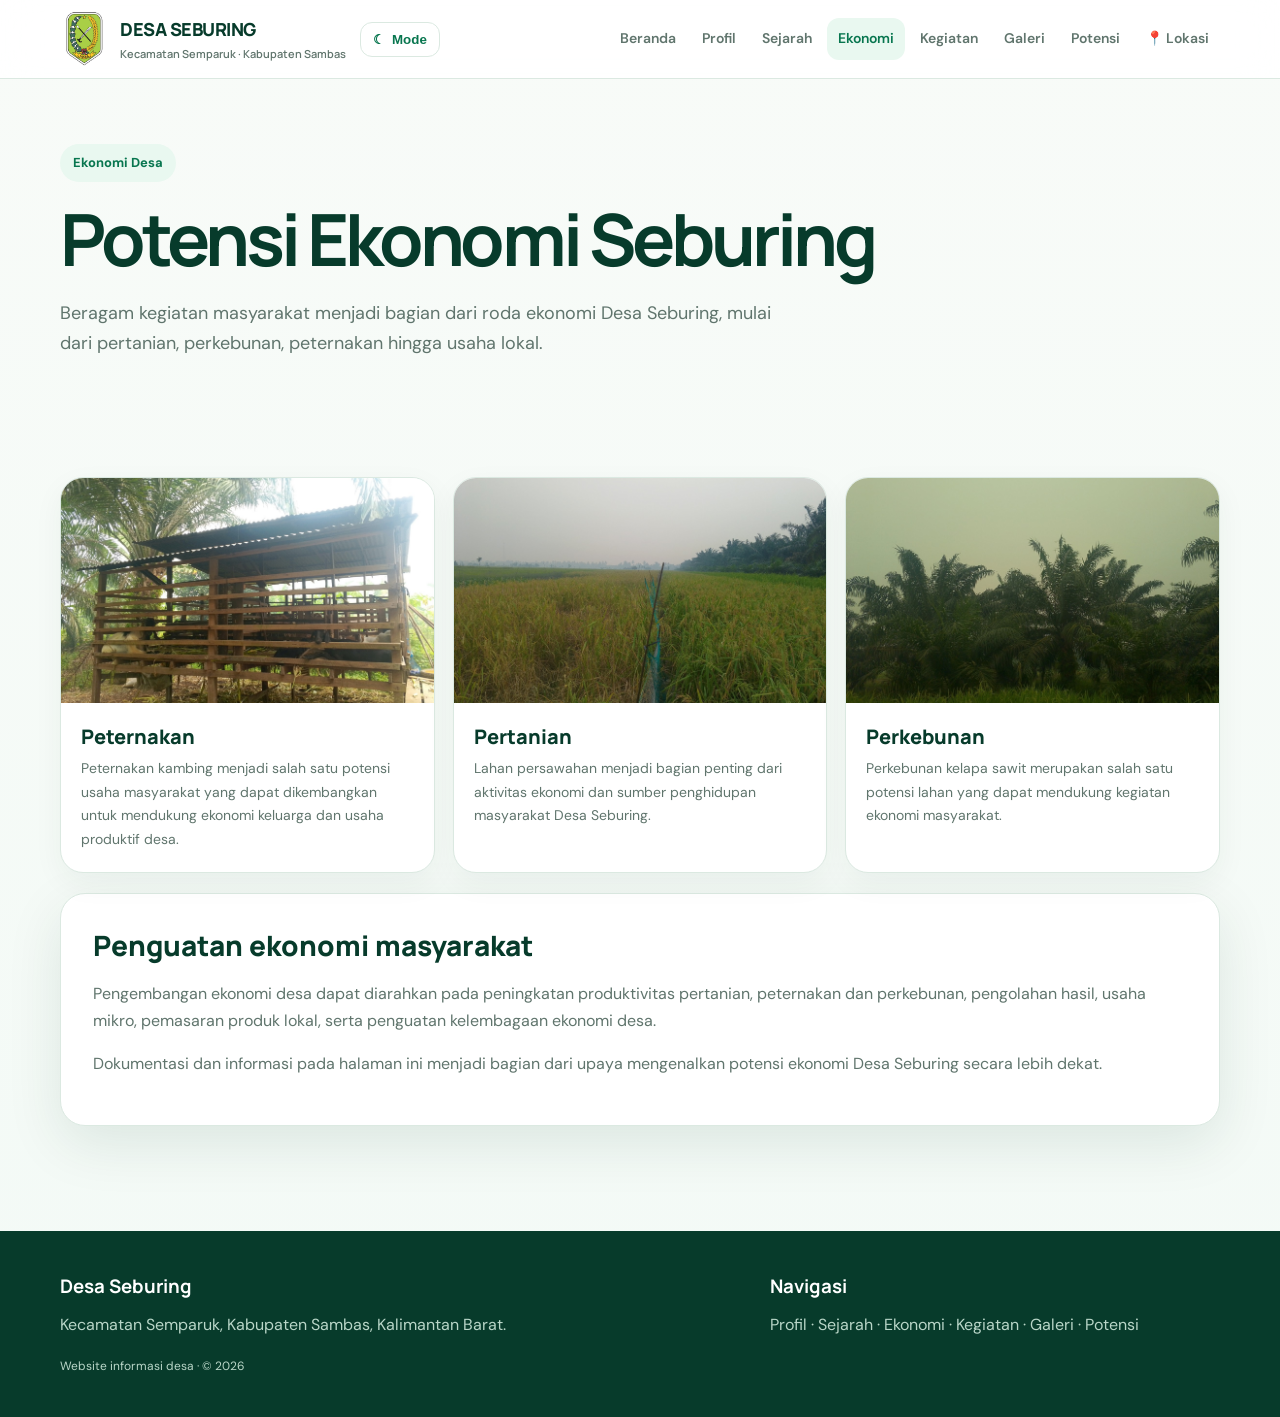
<file: ekonomi.html>
<!doctype html>
<html lang="id">
<head>
<meta charset="utf-8"><meta name="viewport" content="width=device-width,initial-scale=1">
<title>Ekonomi | Desa Seburing</title>
<meta name="description" content="Potensi ekonomi masyarakat Desa Seburing, Kecamatan Semparuk, Kabupaten Sambas.">
<link rel="stylesheet" href="style.css">
</head>
<body>
<header class="topbar"><div class="container nav">
<a class="brand" href="index.html"><img src="logo-sambas.jpg" alt="Lambang Kabupaten Sambas"><span>DESA SEBURING<small>Kecamatan Semparuk · Kabupaten Sambas</small></span></a>

<button class="theme-toggle" type="button" onclick="toggleTheme()" aria-label="Ganti mode terang/gelap">
  <span class="theme-icon">☾</span><span class="theme-text">Mode</span>
</button>
<script>
(function(){
  const saved = localStorage.getItem('seburing-theme');
  if(saved) document.documentElement.setAttribute('data-theme', saved);
})();
function toggleTheme(){
  const html=document.documentElement;
  const next=html.getAttribute('data-theme')==='dark'?'light':'dark';
  html.setAttribute('data-theme',next);
  localStorage.setItem('seburing-theme',next);
  const icon=document.querySelector('.theme-icon');
  if(icon) icon.textContent=next==='dark'?'☀':'☾';
}
document.addEventListener('DOMContentLoaded',()=>{
  const icon=document.querySelector('.theme-icon');
  if(icon) icon.textContent=document.documentElement.getAttribute('data-theme')==='dark'?'☀':'☾';
});
</script>
<button class="menu" onclick="document.querySelector('.navlinks').classList.toggle('open')" aria-label="Buka menu">☰</button>
<nav class="navlinks"><a href="index.html">Beranda</a><a href="profil.html">Profil</a><a href="sejarah.html">Sejarah</a><a class="active" href="ekonomi.html">Ekonomi</a><a href="kegiatan.html">Kegiatan</a><a href="galeri.html">Galeri</a><a href="wisata.html">Potensi</a><a href="lokasi.html">📍 Lokasi</a></nav>
</div></header>
<main>
<section class="pagehead"><div class="container"><span class="eyebrow">Ekonomi Desa</span><h1>Potensi Ekonomi Seburing</h1><p>Beragam kegiatan masyarakat menjadi bagian dari roda ekonomi Desa Seburing, mulai dari pertanian, perkebunan, peternakan hingga usaha lokal.</p></div></section>
<section class="section"><div class="container">
<div class="cards">
<div class="card"><img src="peternakan-kambing.jpg" alt="Peternakan kambing Desa Seburing"><div class="body"><h3>Peternakan</h3><p>Peternakan kambing menjadi salah satu potensi usaha masyarakat yang dapat dikembangkan untuk mendukung ekonomi keluarga dan usaha produktif desa.</p></div></div>
<div class="card"><img src="persawahan-desa-seburing.jpg" alt="Persawahan Desa Seburing"><div class="body"><h3>Pertanian</h3><p>Lahan persawahan menjadi bagian penting dari aktivitas ekonomi dan sumber penghidupan masyarakat Desa Seburing.</p></div></div>
<div class="card"><img src="perkebunan-kelapa-sawit.jpg" alt="Perkebunan kelapa sawit Desa Seburing"><div class="body"><h3>Perkebunan</h3><p>Perkebunan kelapa sawit merupakan salah satu potensi lahan yang dapat mendukung kegiatan ekonomi masyarakat.</p></div></div>
</div>
<div class="prose" style="margin-top:20px"><h2>Penguatan ekonomi masyarakat</h2><p>Pengembangan ekonomi desa dapat diarahkan pada peningkatan produktivitas pertanian, peternakan dan perkebunan, pengolahan hasil, usaha mikro, pemasaran produk lokal, serta penguatan kelembagaan ekonomi desa.</p><p>Dokumentasi dan informasi pada halaman ini menjadi bagian dari upaya mengenalkan potensi ekonomi Desa Seburing secara lebih dekat.</p></div>
</div></section>
</main>
<footer class="footer"><div class="container footer-grid"><div><h3>Desa Seburing</h3><p>Kecamatan Semparuk, Kabupaten Sambas, Kalimantan Barat.</p><p class="small">Website informasi desa · © 2026</p></div><div><h3>Navigasi</h3><p>Profil · Sejarah · Ekonomi · Kegiatan · Galeri · Potensi</p></div></div></footer>
</body></html>
</file>
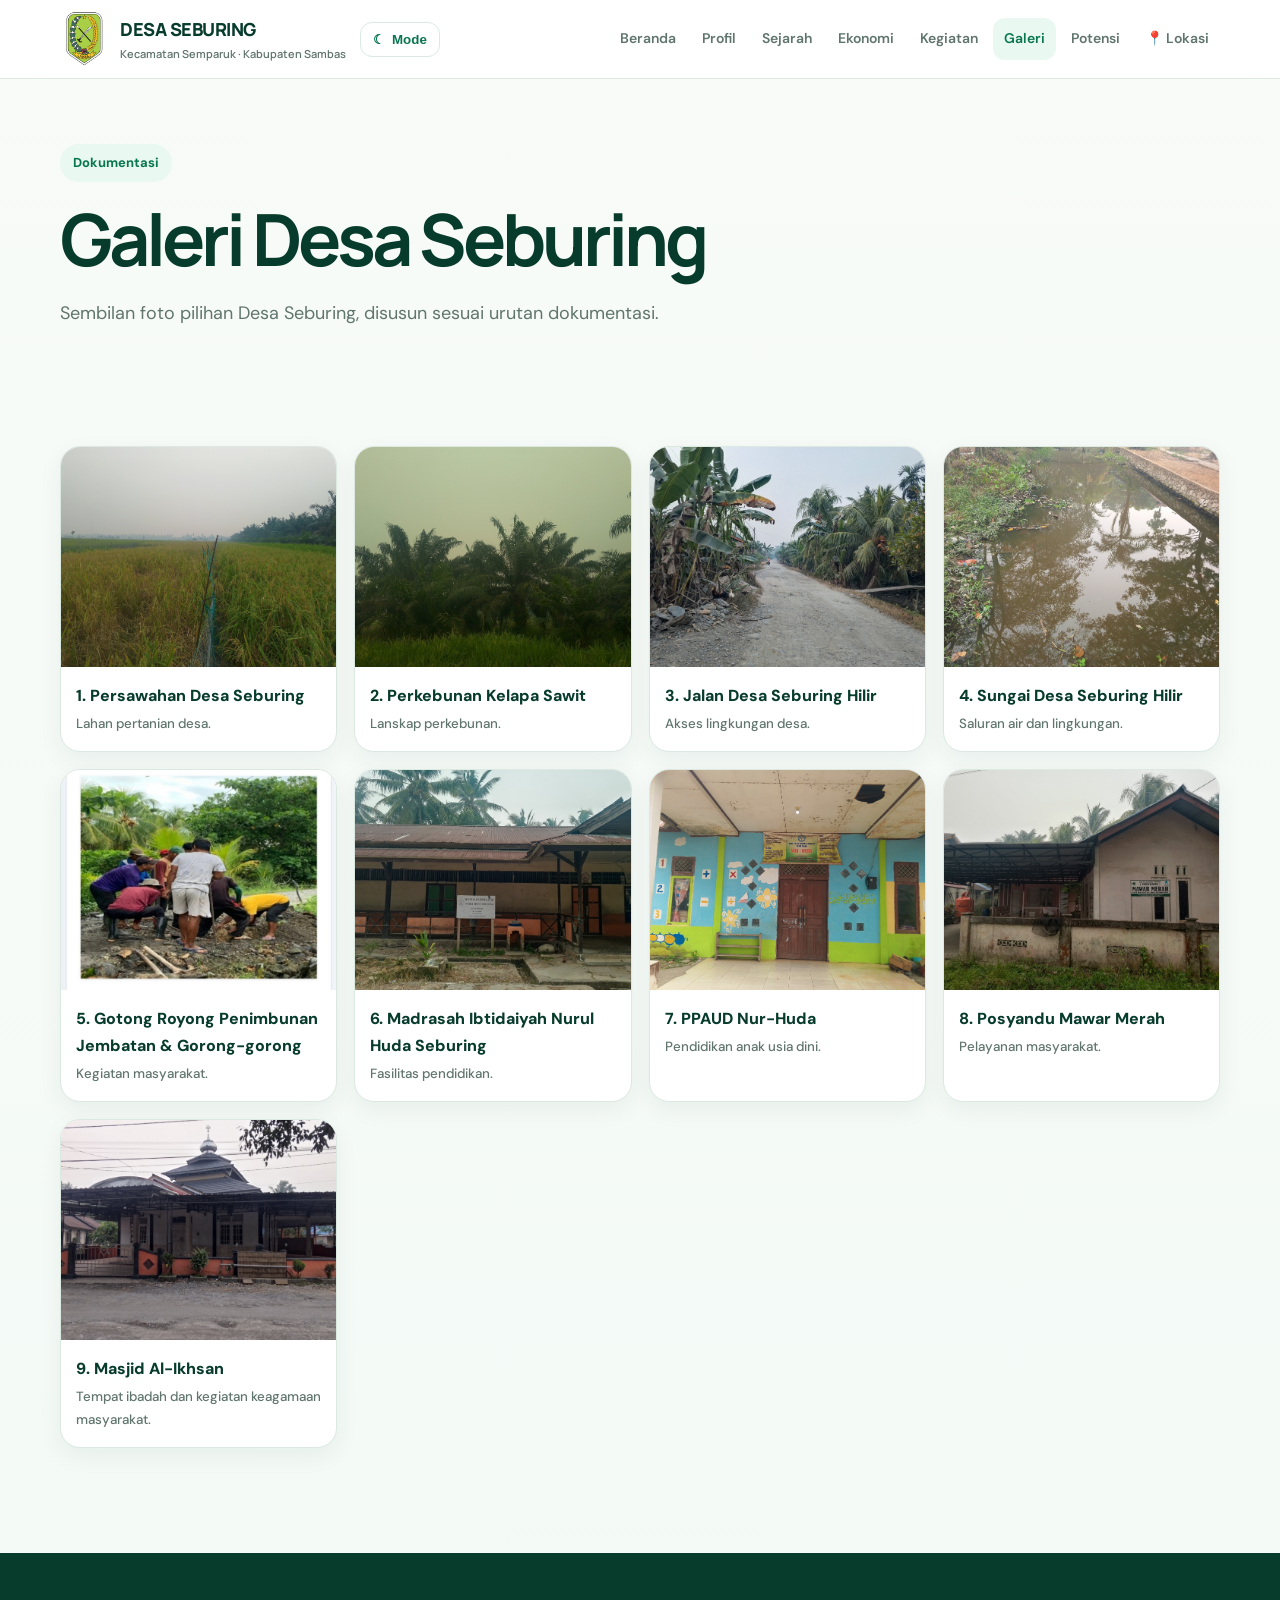
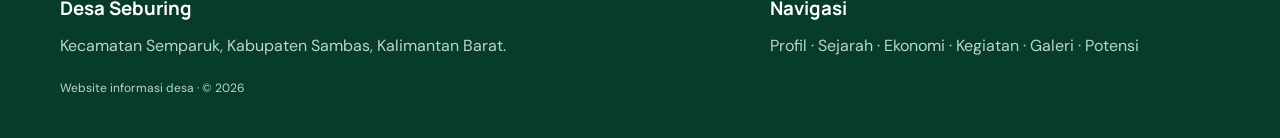
<file: galeri.html>
<!doctype html><html lang="id"><head><meta charset="utf-8"><meta name="viewport" content="width=device-width,initial-scale=1"><title>Galeri | Desa Seburing</title><meta name="description" content="Website informasi Desa Seburing, Kecamatan Semparuk, Kabupaten Sambas, Kalimantan Barat."><link rel="stylesheet" href="style.css"></head><body><header class="topbar"><div class="container nav"><a class="brand" href="index.html"><img src="logo-sambas.jpg" alt="Lambang Kabupaten Sambas"><span>DESA SEBURING<small>Kecamatan Semparuk · Kabupaten Sambas</small></span></a>
<button class="theme-toggle" type="button" onclick="toggleTheme()" aria-label="Ganti mode terang/gelap">
  <span class="theme-icon">☾</span><span class="theme-text">Mode</span>
</button>
<script>
(function(){
  const saved = localStorage.getItem('seburing-theme');
  if(saved) document.documentElement.setAttribute('data-theme', saved);
})();
function toggleTheme(){
  const html=document.documentElement;
  const next=html.getAttribute('data-theme')==='dark'?'light':'dark';
  html.setAttribute('data-theme',next);
  localStorage.setItem('seburing-theme',next);
  const icon=document.querySelector('.theme-icon');
  if(icon) icon.textContent=next==='dark'?'☀':'☾';
}
document.addEventListener('DOMContentLoaded',()=>{
  const icon=document.querySelector('.theme-icon');
  if(icon) icon.textContent=document.documentElement.getAttribute('data-theme')==='dark'?'☀':'☾';
});
</script>
<button class="menu" onclick="document.querySelector('.navlinks').classList.toggle('open')" aria-label="Buka menu">☰</button><nav class="navlinks"><a class="" href="index.html">Beranda</a><a class="" href="profil.html">Profil</a><a class="" href="sejarah.html">Sejarah</a><a class="" href="ekonomi.html">Ekonomi</a><a class="" href="kegiatan.html">Kegiatan</a><a class="active" href="galeri.html">Galeri</a><a class="" href="wisata.html">Potensi</a><a href="lokasi.html">📍 Lokasi</a></nav></div></header><main><section class="pagehead"><div class="container"><span class="eyebrow">Dokumentasi</span><h1>Galeri Desa Seburing</h1><p>Sembilan foto pilihan Desa Seburing, disusun sesuai urutan dokumentasi.</p></div></section><section class="section"><div class="container"><div class="gallery"><figure><img src="persawahan-desa-seburing.jpg" alt="Persawahan Desa Seburing"><figcaption>1. Persawahan Desa Seburing<small>Lahan pertanian desa.</small></figcaption></figure><figure><img src="perkebunan-kelapa-sawit.jpg" alt="Perkebunan kelapa sawit"><figcaption>2. Perkebunan Kelapa Sawit<small>Lanskap perkebunan.</small></figcaption></figure><figure><img src="jalan-desa-seburing-hilir.jpg" alt="Jalan Desa Seburing Hilir"><figcaption>3. Jalan Desa Seburing Hilir<small>Akses lingkungan desa.</small></figcaption></figure><figure><img src="sungai-desa-seburing-hilir.jpg" alt="Sungai Desa Seburing Hilir"><figcaption>4. Sungai Desa Seburing Hilir<small>Saluran air dan lingkungan.</small></figcaption></figure><figure><img src="gotong-royong-penimbunan-jembatan.jpg" alt="Gotong royong penimbunan jembatan dan gorong-gorong"><figcaption>5. Gotong Royong Penimbunan Jembatan & Gorong-gorong<small>Kegiatan masyarakat.</small></figcaption></figure><figure><img src="madrasah-ibtidaiyah-nurul-huda.jpg" alt="Madrasah Ibtidaiyah Nurul Huda Seburing"><figcaption>6. Madrasah Ibtidaiyah Nurul Huda Seburing<small>Fasilitas pendidikan.</small></figcaption></figure><figure><img src="ppaud-nur-huda.jpg" alt="PPAUD Nur-Huda"><figcaption>7. PPAUD Nur-Huda<small>Pendidikan anak usia dini.</small></figcaption></figure><figure><img src="posyandu-mawar-merah.jpg" alt="Posyandu Mawar Merah"><figcaption>8. Posyandu Mawar Merah<small>Pelayanan masyarakat.</small></figcaption></figure><figure><img src="masjid-al-ikhsan.jpg" alt="Masjid Al-Ikhsan Desa Seburing"><figcaption>9. Masjid Al-Ikhsan<small>Tempat ibadah dan kegiatan keagamaan masyarakat.</small></figcaption></figure></div></div></section></main><footer class="footer"><div class="container footer-grid"><div><h3>Desa Seburing</h3><p>Kecamatan Semparuk, Kabupaten Sambas, Kalimantan Barat.</p><p class="small">Website informasi desa · © 2026</p></div><div><h3>Navigasi</h3><p>Profil · Sejarah · Ekonomi · Kegiatan · Galeri · Potensi</p></div></div></footer></body></html>
</file>
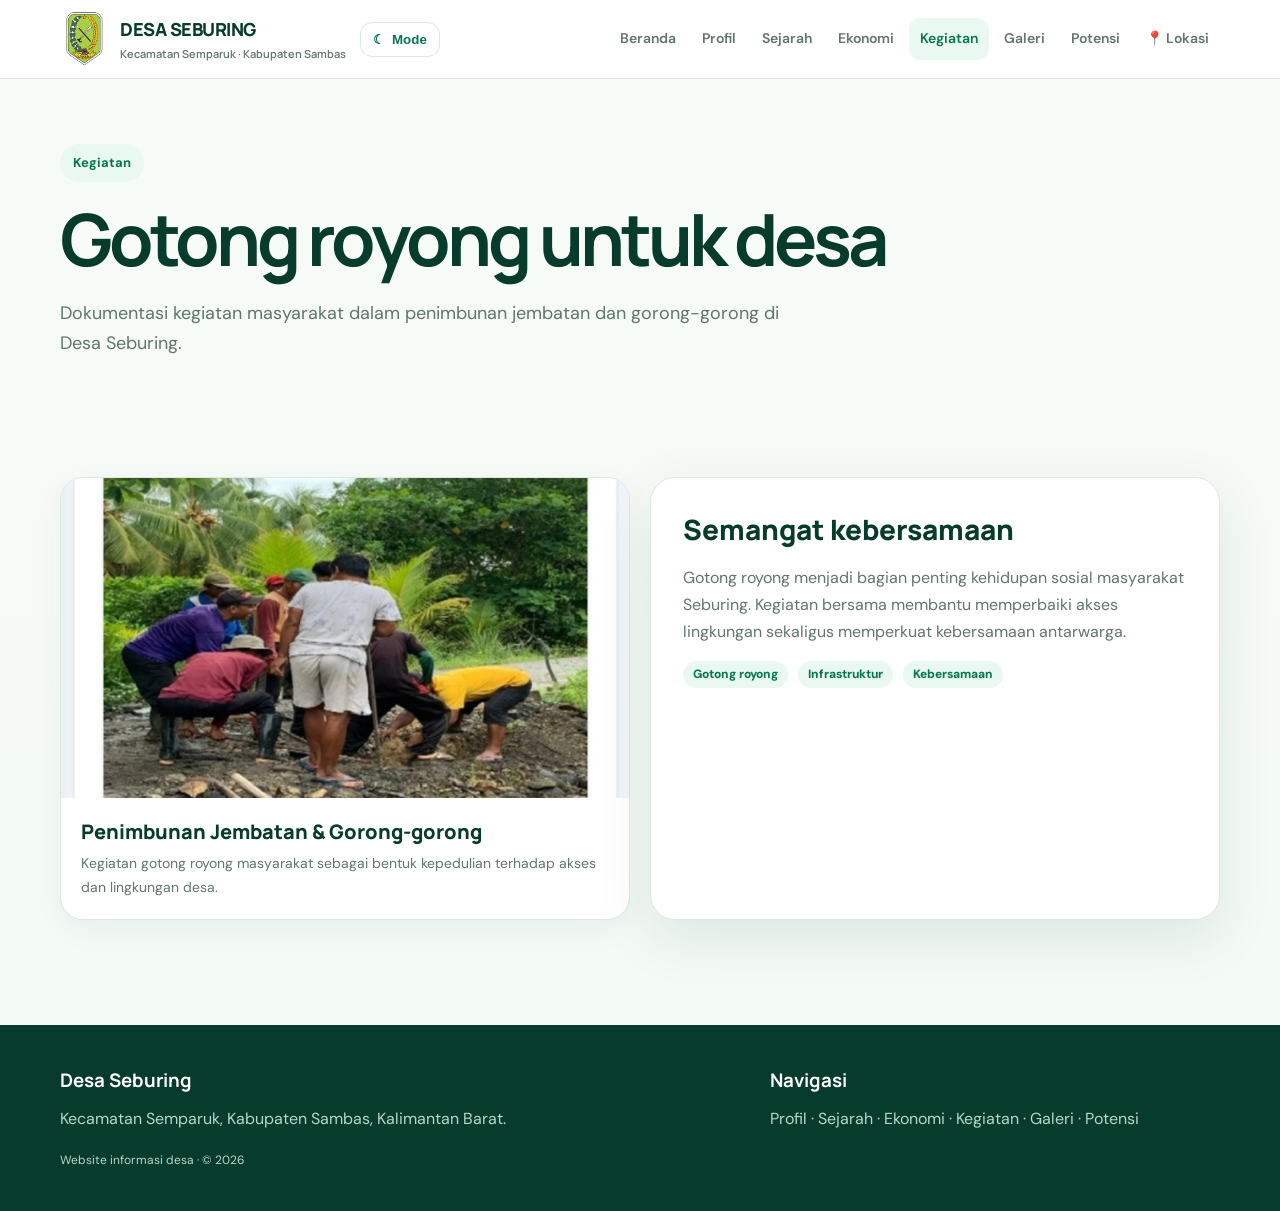
<file: kegiatan.html>
<!doctype html><html lang="id"><head><meta charset="utf-8"><meta name="viewport" content="width=device-width,initial-scale=1"><title>Kegiatan | Desa Seburing</title><meta name="description" content="Website informasi Desa Seburing, Kecamatan Semparuk, Kabupaten Sambas, Kalimantan Barat."><link rel="stylesheet" href="style.css"></head><body><header class="topbar"><div class="container nav"><a class="brand" href="index.html"><img src="logo-sambas.jpg" alt="Lambang Kabupaten Sambas"><span>DESA SEBURING<small>Kecamatan Semparuk · Kabupaten Sambas</small></span></a>
<button class="theme-toggle" type="button" onclick="toggleTheme()" aria-label="Ganti mode terang/gelap">
  <span class="theme-icon">☾</span><span class="theme-text">Mode</span>
</button>
<script>
(function(){
  const saved = localStorage.getItem('seburing-theme');
  if(saved) document.documentElement.setAttribute('data-theme', saved);
})();
function toggleTheme(){
  const html=document.documentElement;
  const next=html.getAttribute('data-theme')==='dark'?'light':'dark';
  html.setAttribute('data-theme',next);
  localStorage.setItem('seburing-theme',next);
  const icon=document.querySelector('.theme-icon');
  if(icon) icon.textContent=next==='dark'?'☀':'☾';
}
document.addEventListener('DOMContentLoaded',()=>{
  const icon=document.querySelector('.theme-icon');
  if(icon) icon.textContent=document.documentElement.getAttribute('data-theme')==='dark'?'☀':'☾';
});
</script>
<button class="menu" onclick="document.querySelector('.navlinks').classList.toggle('open')" aria-label="Buka menu">☰</button><nav class="navlinks"><a class="" href="index.html">Beranda</a><a class="" href="profil.html">Profil</a><a class="" href="sejarah.html">Sejarah</a><a class="" href="ekonomi.html">Ekonomi</a><a class="active" href="kegiatan.html">Kegiatan</a><a class="" href="galeri.html">Galeri</a><a class="" href="wisata.html">Potensi</a><a href="lokasi.html">📍 Lokasi</a></nav></div></header><main><section class="pagehead"><div class="container"><span class="eyebrow">Kegiatan</span><h1>Gotong royong untuk desa</h1><p>Dokumentasi kegiatan masyarakat dalam penimbunan jembatan dan gorong-gorong di Desa Seburing.</p></div></section><section class="section"><div class="container"><div class="feature"><div class="card"><img src="gotong-royong-penimbunan-jembatan.jpg" alt="Kegiatan gotong royong penimbunan jembatan dan gorong-gorong"><div class="body"><h3>Penimbunan Jembatan & Gorong-gorong</h3><p>Kegiatan gotong royong masyarakat sebagai bentuk kepedulian terhadap akses dan lingkungan desa.</p></div></div><div class="prose"><h2>Semangat kebersamaan</h2><p>Gotong royong menjadi bagian penting kehidupan sosial masyarakat Seburing. Kegiatan bersama membantu memperbaiki akses lingkungan sekaligus memperkuat kebersamaan antarwarga.</p><div class="pillrow"><span class="pill">Gotong royong</span><span class="pill">Infrastruktur</span><span class="pill">Kebersamaan</span></div></div></div></div></section></main><footer class="footer"><div class="container footer-grid"><div><h3>Desa Seburing</h3><p>Kecamatan Semparuk, Kabupaten Sambas, Kalimantan Barat.</p><p class="small">Website informasi desa · © 2026</p></div><div><h3>Navigasi</h3><p>Profil · Sejarah · Ekonomi · Kegiatan · Galeri · Potensi</p></div></div></footer></body></html>
</file>
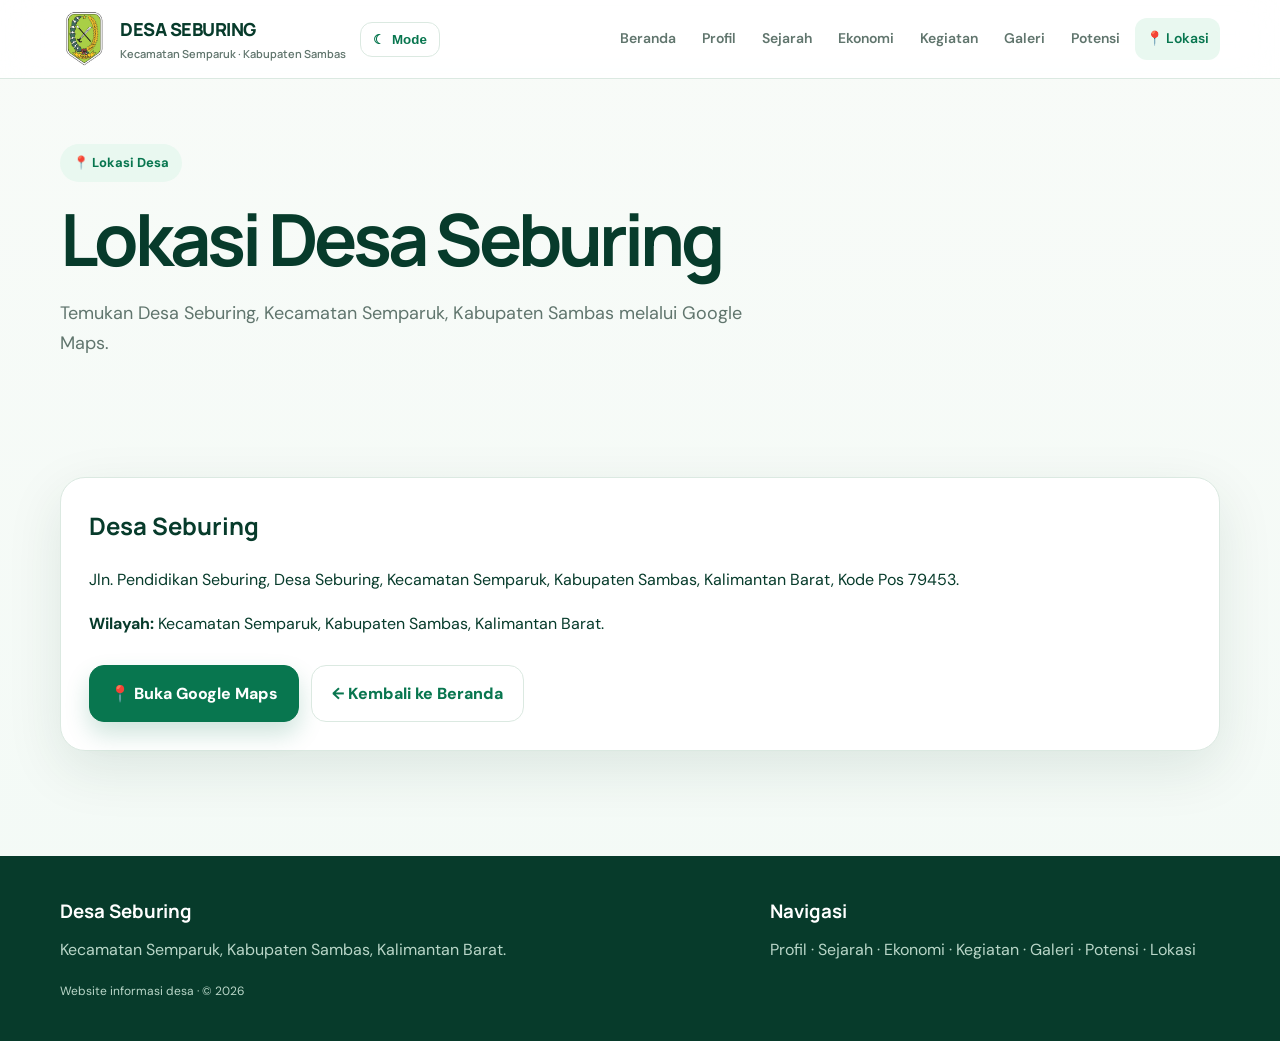
<file: lokasi.html>
<!doctype html>
<html lang="id">
<head>
<meta charset="utf-8">
<meta name="viewport" content="width=device-width,initial-scale=1">
<title>Lokasi | Desa Seburing</title>
<meta name="description" content="Lokasi Desa Seburing, Kecamatan Semparuk, Kabupaten Sambas, Kalimantan Barat.">
<link rel="stylesheet" href="style.css">
</head>
<body>
<header class="topbar">
  <div class="container nav">
    <a class="brand" href="index.html">
      <img src="logo-sambas.jpg" alt="Lambang Kabupaten Sambas">
      <span>DESA SEBURING<small>Kecamatan Semparuk · Kabupaten Sambas</small></span>
    </a>
    
<button class="theme-toggle" type="button" onclick="toggleTheme()" aria-label="Ganti mode terang/gelap">
  <span class="theme-icon">☾</span><span class="theme-text">Mode</span>
</button>
<script>
(function(){
  const saved = localStorage.getItem('seburing-theme');
  if(saved) document.documentElement.setAttribute('data-theme', saved);
})();
function toggleTheme(){
  const html=document.documentElement;
  const next=html.getAttribute('data-theme')==='dark'?'light':'dark';
  html.setAttribute('data-theme',next);
  localStorage.setItem('seburing-theme',next);
  const icon=document.querySelector('.theme-icon');
  if(icon) icon.textContent=next==='dark'?'☀':'☾';
}
document.addEventListener('DOMContentLoaded',()=>{
  const icon=document.querySelector('.theme-icon');
  if(icon) icon.textContent=document.documentElement.getAttribute('data-theme')==='dark'?'☀':'☾';
});
</script>
<button class="menu" onclick="document.querySelector('.navlinks').classList.toggle('open')" aria-label="Buka menu">☰</button>
    <nav class="navlinks">
      <a href="index.html">Beranda</a>
      <a href="profil.html">Profil</a>
      <a href="sejarah.html">Sejarah</a>
      <a href="ekonomi.html">Ekonomi</a>
      <a href="kegiatan.html">Kegiatan</a>
      <a href="galeri.html">Galeri</a>
      <a href="wisata.html">Potensi</a>
      <a class="active" href="lokasi.html">📍 Lokasi</a>
    </nav>
  </div>
</header>

<main>
  <section class="pagehead">
    <div class="container">
      <span class="eyebrow">📍 Lokasi Desa</span>
      <h1>Lokasi Desa Seburing</h1>
      <p>Temukan Desa Seburing, Kecamatan Semparuk, Kabupaten Sambas melalui Google Maps.</p>
    </div>
  </section>

  <section class="section">
    <div class="container">
      <div class="map-card">
        <h2 style="font-family:Manrope;margin-top:0">Desa Seburing</h2>
        <p>Jln. Pendidikan Seburing, Desa Seburing, Kecamatan Semparuk, Kabupaten Sambas, Kalimantan Barat, Kode Pos 79453.</p>
        <p><strong>Wilayah:</strong> Kecamatan Semparuk, Kabupaten Sambas, Kalimantan Barat.</p>
        <div class="actions">
          <a class="btn primary" href="https://maps.app.goo.gl/opbwyDfFoYc457RQ6" target="_blank" rel="noopener">📍 Buka Google Maps</a>
          <a class="btn secondary" href="index.html">← Kembali ke Beranda</a>
        </div>
      </div>
    </div>
  </section>
</main>

<footer class="footer">
  <div class="container footer-grid">
    <div>
      <h3>Desa Seburing</h3>
      <p>Kecamatan Semparuk, Kabupaten Sambas, Kalimantan Barat.</p>
      <p class="small">Website informasi desa · © 2026</p>
    </div>
    <div>
      <h3>Navigasi</h3>
      <p>Profil · Sejarah · Ekonomi · Kegiatan · Galeri · Potensi · Lokasi</p>
    </div>
  </div>
</footer>
</body>
</html>
</file>
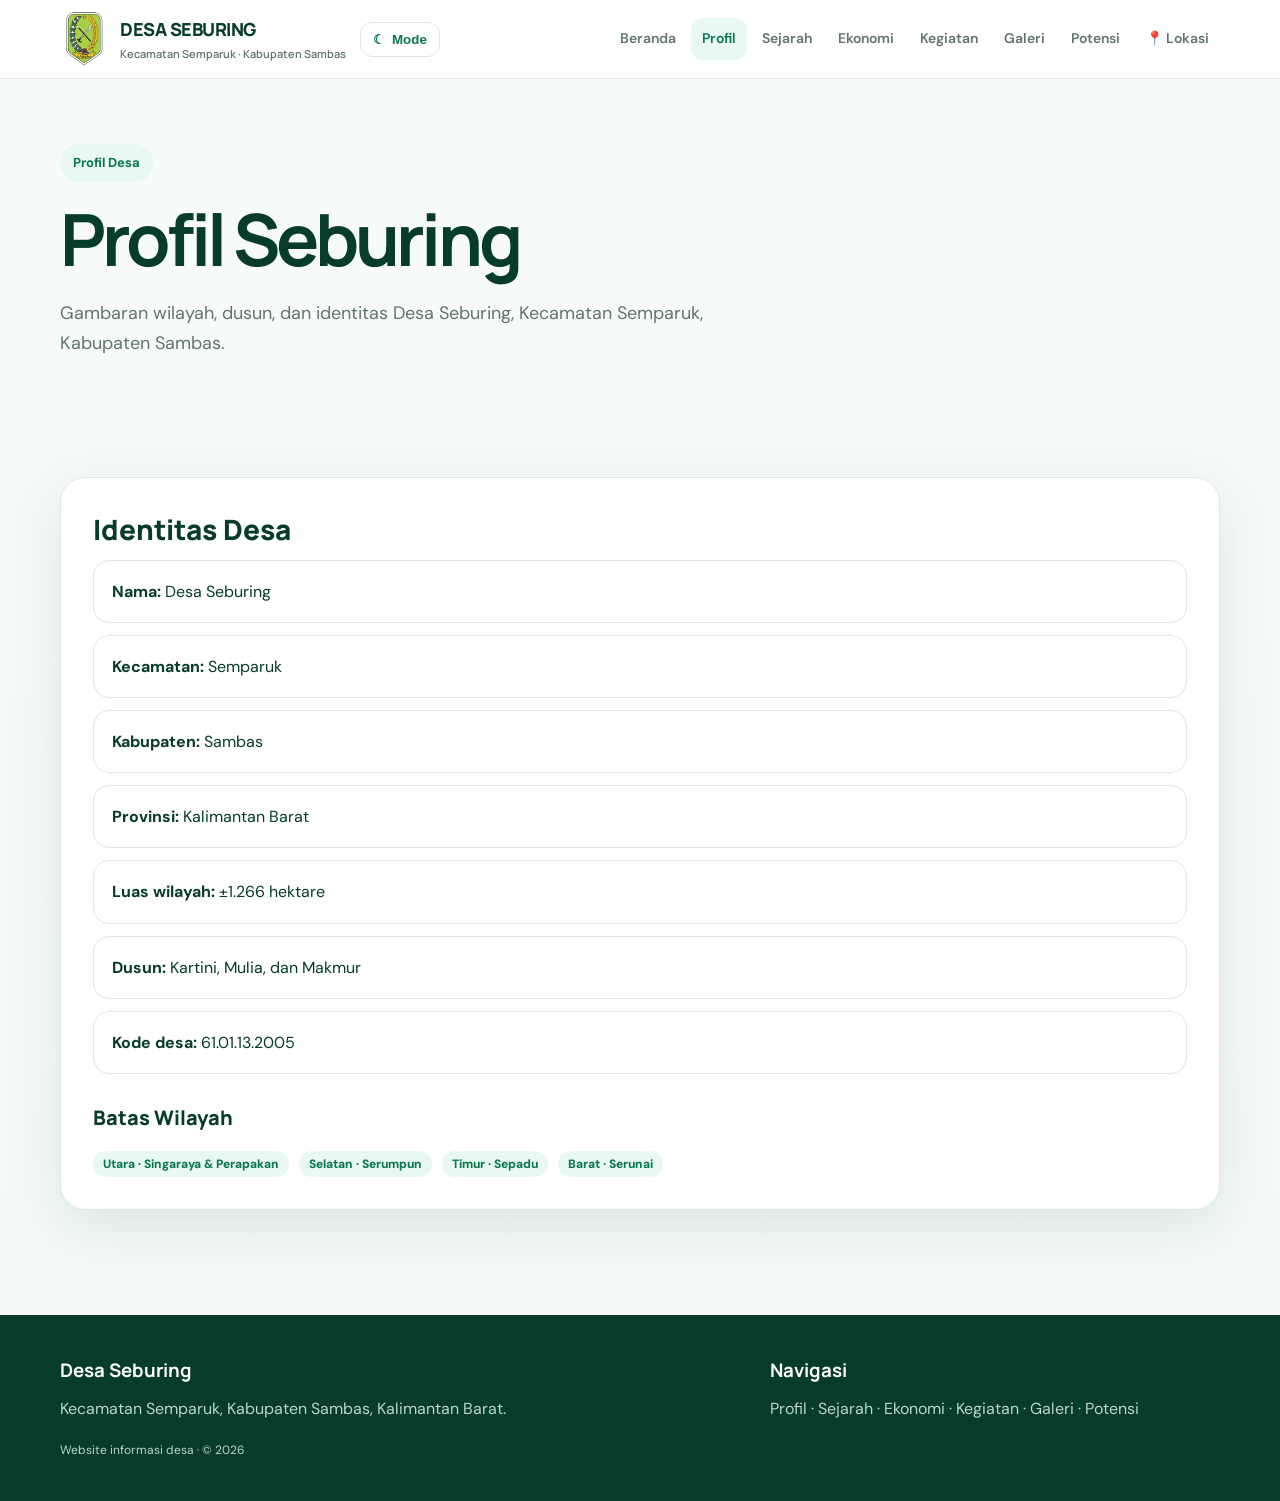
<file: profil.html>
<!doctype html><html lang="id"><head><meta charset="utf-8"><meta name="viewport" content="width=device-width,initial-scale=1"><title>Profil | Desa Seburing</title><meta name="description" content="Website informasi Desa Seburing, Kecamatan Semparuk, Kabupaten Sambas, Kalimantan Barat."><link rel="stylesheet" href="style.css"></head><body><header class="topbar"><div class="container nav"><a class="brand" href="index.html"><img src="logo-sambas.jpg" alt="Lambang Kabupaten Sambas"><span>DESA SEBURING<small>Kecamatan Semparuk · Kabupaten Sambas</small></span></a>
<button class="theme-toggle" type="button" onclick="toggleTheme()" aria-label="Ganti mode terang/gelap">
  <span class="theme-icon">☾</span><span class="theme-text">Mode</span>
</button>
<script>
(function(){
  const saved = localStorage.getItem('seburing-theme');
  if(saved) document.documentElement.setAttribute('data-theme', saved);
})();
function toggleTheme(){
  const html=document.documentElement;
  const next=html.getAttribute('data-theme')==='dark'?'light':'dark';
  html.setAttribute('data-theme',next);
  localStorage.setItem('seburing-theme',next);
  const icon=document.querySelector('.theme-icon');
  if(icon) icon.textContent=next==='dark'?'☀':'☾';
}
document.addEventListener('DOMContentLoaded',()=>{
  const icon=document.querySelector('.theme-icon');
  if(icon) icon.textContent=document.documentElement.getAttribute('data-theme')==='dark'?'☀':'☾';
});
</script>
<button class="menu" onclick="document.querySelector('.navlinks').classList.toggle('open')" aria-label="Buka menu">☰</button><nav class="navlinks"><a class="" href="index.html">Beranda</a><a class="active" href="profil.html">Profil</a><a class="" href="sejarah.html">Sejarah</a><a class="" href="ekonomi.html">Ekonomi</a><a class="" href="kegiatan.html">Kegiatan</a><a class="" href="galeri.html">Galeri</a><a class="" href="wisata.html">Potensi</a><a href="lokasi.html">📍 Lokasi</a></nav></div></header><main><section class="pagehead"><div class="container"><span class="eyebrow">Profil Desa</span><h1>Profil Seburing</h1><p>Gambaran wilayah, dusun, dan identitas Desa Seburing, Kecamatan Semparuk, Kabupaten Sambas.</p></div></section><section class="section"><div class="container"><div class="prose"><h2>Identitas Desa</h2><div class="list"><div><b>Nama:</b> Desa Seburing</div><div><b>Kecamatan:</b> Semparuk</div><div><b>Kabupaten:</b> Sambas</div><div><b>Provinsi:</b> Kalimantan Barat</div><div><b>Luas wilayah:</b> ±1.266 hektare</div><div><b>Dusun:</b> Kartini, Mulia, dan Makmur</div><div><b>Kode desa:</b> 61.01.13.2005</div></div><h3>Batas Wilayah</h3><div class="pillrow"><span class="pill">Utara · Singaraya & Perapakan</span><span class="pill">Selatan · Serumpun</span><span class="pill">Timur · Sepadu</span><span class="pill">Barat · Serunai</span></div></div></div></section></main><footer class="footer"><div class="container footer-grid"><div><h3>Desa Seburing</h3><p>Kecamatan Semparuk, Kabupaten Sambas, Kalimantan Barat.</p><p class="small">Website informasi desa · © 2026</p></div><div><h3>Navigasi</h3><p>Profil · Sejarah · Ekonomi · Kegiatan · Galeri · Potensi</p></div></div></footer></body></html>
</file>
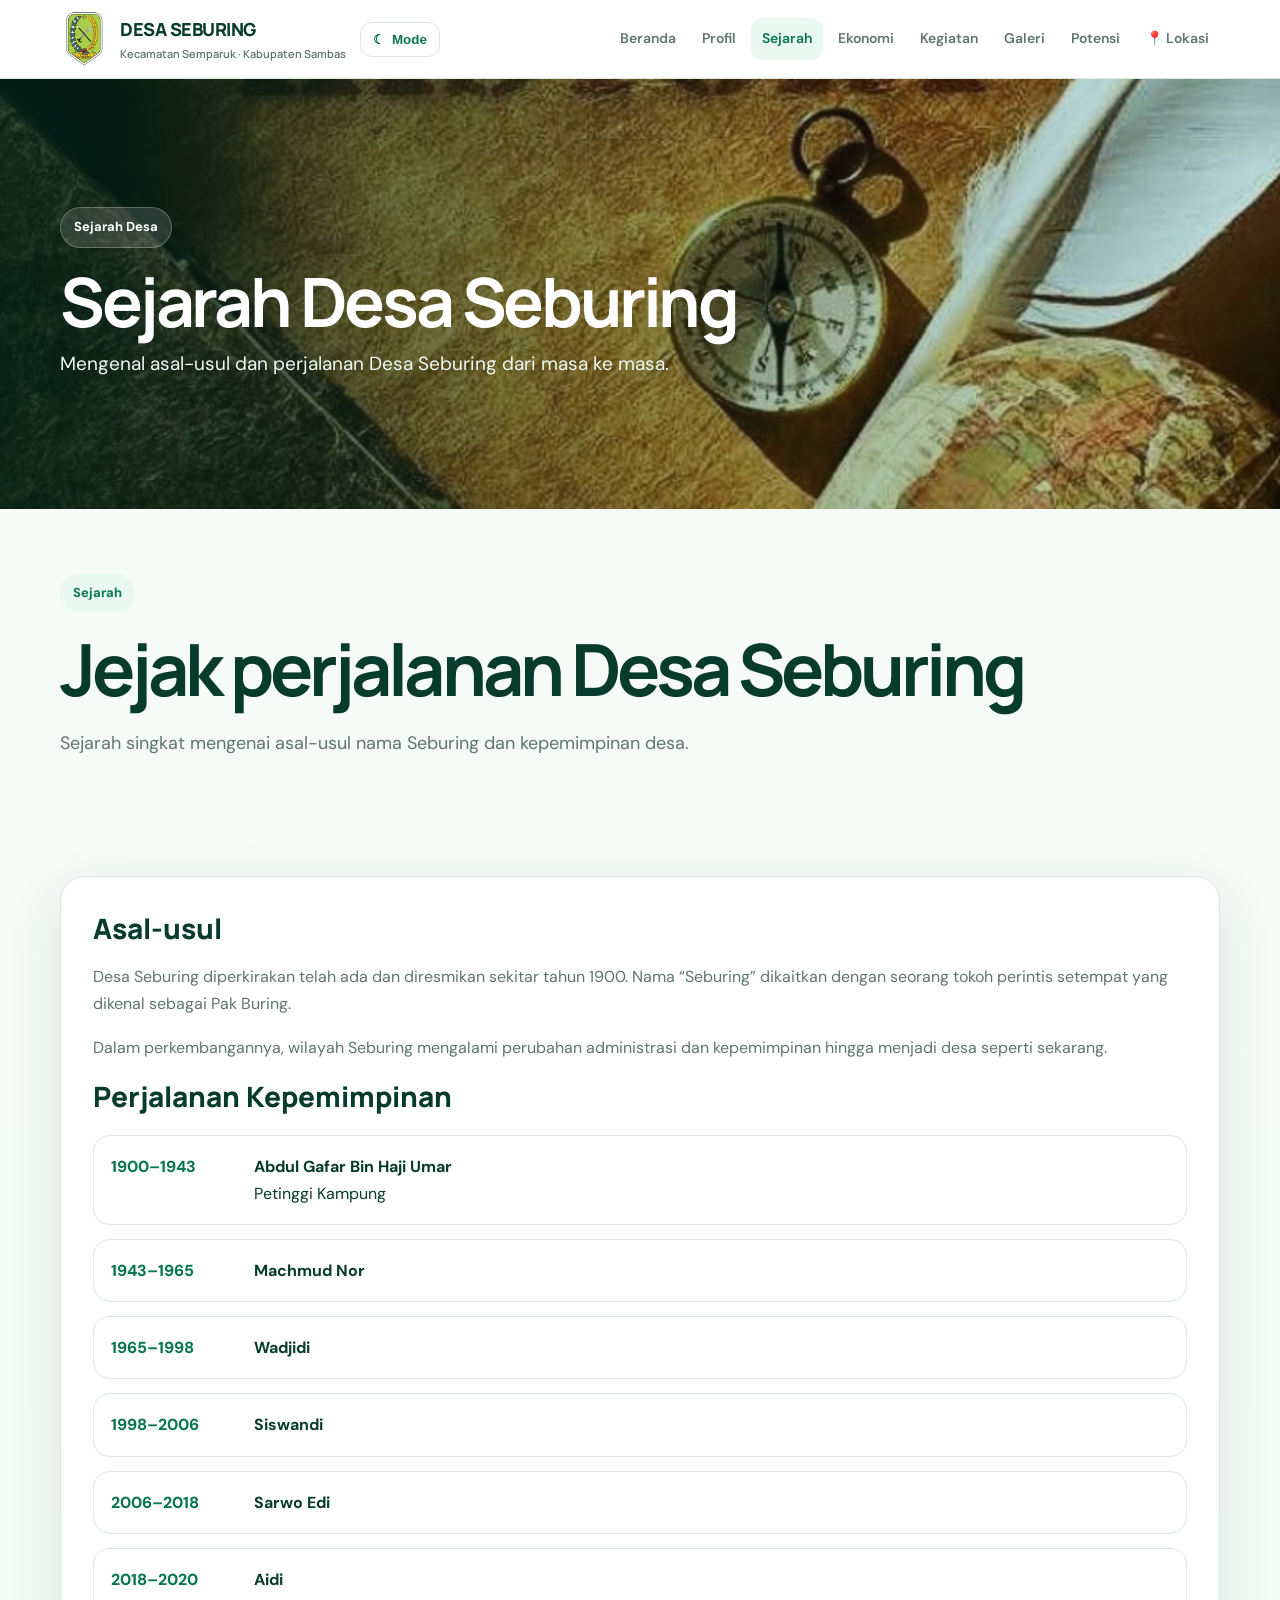
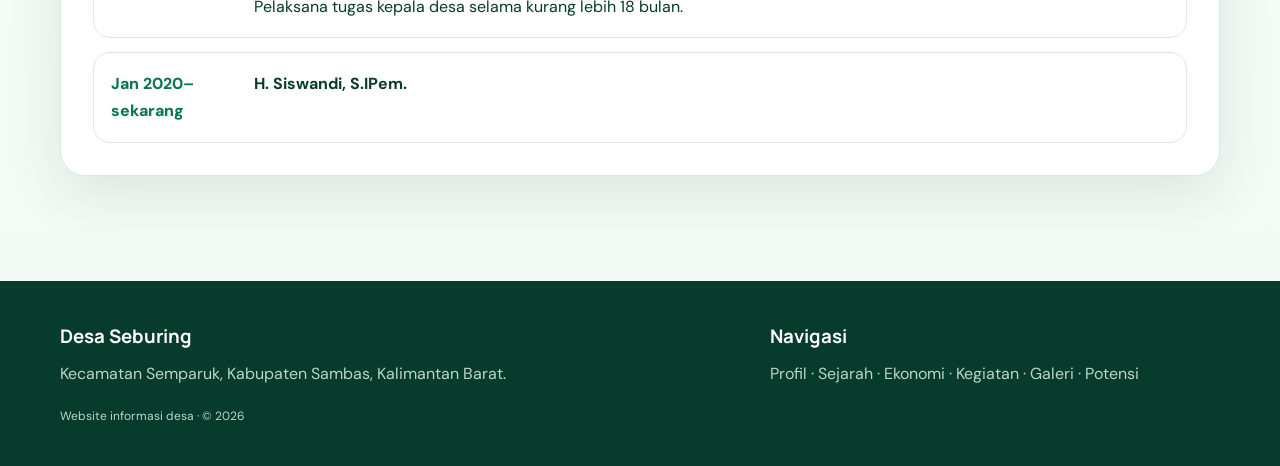
<file: sejarah.html>
<!doctype html><html lang="id"><head><meta charset="utf-8"><meta name="viewport" content="width=device-width,initial-scale=1"><title>Sejarah | Desa Seburing</title><meta name="description" content="Website informasi Desa Seburing, Kecamatan Semparuk, Kabupaten Sambas, Kalimantan Barat."><link rel="stylesheet" href="style.css"></head><body><header class="topbar"><div class="container nav"><a class="brand" href="index.html"><img src="logo-sambas.jpg" alt="Lambang Kabupaten Sambas"><span>DESA SEBURING<small>Kecamatan Semparuk · Kabupaten Sambas</small></span></a>
<button class="theme-toggle" type="button" onclick="toggleTheme()" aria-label="Ganti mode terang/gelap">
  <span class="theme-icon">☾</span><span class="theme-text">Mode</span>
</button>
<script>
(function(){
  const saved = localStorage.getItem('seburing-theme');
  if(saved) document.documentElement.setAttribute('data-theme', saved);
})();
function toggleTheme(){
  const html=document.documentElement;
  const next=html.getAttribute('data-theme')==='dark'?'light':'dark';
  html.setAttribute('data-theme',next);
  localStorage.setItem('seburing-theme',next);
  const icon=document.querySelector('.theme-icon');
  if(icon) icon.textContent=next==='dark'?'☀':'☾';
}
document.addEventListener('DOMContentLoaded',()=>{
  const icon=document.querySelector('.theme-icon');
  if(icon) icon.textContent=document.documentElement.getAttribute('data-theme')==='dark'?'☀':'☾';
});
</script>
<button class="menu" onclick="document.querySelector('.navlinks').classList.toggle('open')" aria-label="Buka menu">☰</button><nav class="navlinks"><a class="" href="index.html">Beranda</a><a class="" href="profil.html">Profil</a><a class="active" href="sejarah.html">Sejarah</a><a class="" href="ekonomi.html">Ekonomi</a><a class="" href="kegiatan.html">Kegiatan</a><a class="" href="galeri.html">Galeri</a><a class="" href="wisata.html">Potensi</a><a href="lokasi.html">📍 Lokasi</a></nav></div></header><main><section class="history-hero">
<div class="history-hero-media"><img src="sejarah-hero.jpg" alt="Ilustrasi sejarah dengan kompas dan peta"></div>
<div class="history-hero-overlay"><div class="container"><span class="eyebrow">Sejarah Desa</span><h1>Sejarah Desa Seburing</h1><p>Mengenal asal-usul dan perjalanan Desa Seburing dari masa ke masa.</p></div></div>
</section>
<section class="pagehead"><div class="container"><span class="eyebrow">Sejarah</span><h1>Jejak perjalanan Desa Seburing</h1><p>Sejarah singkat mengenai asal-usul nama Seburing dan kepemimpinan desa.</p></div></section><section class="section"><div class="container"><div class="prose"><h2>Asal-usul</h2><p>Desa Seburing diperkirakan telah ada dan diresmikan sekitar tahun 1900. Nama “Seburing” dikaitkan dengan seorang tokoh perintis setempat yang dikenal sebagai Pak Buring.</p><p>Dalam perkembangannya, wilayah Seburing mengalami perubahan administrasi dan kepemimpinan hingga menjadi desa seperti sekarang.</p><h2>Perjalanan Kepemimpinan</h2><div class="timeline"><div class="item"><div class="year">1900–1943</div><div><b>Abdul Gafar Bin Haji Umar</b><br>Petinggi Kampung</div></div><div class="item"><div class="year">1943–1965</div><div><b>Machmud Nor</b></div></div><div class="item"><div class="year">1965–1998</div><div><b>Wadjidi</b></div></div><div class="item"><div class="year">1998–2006</div><div><b>Siswandi</b></div></div><div class="item"><div class="year">2006–2018</div><div><b>Sarwo Edi</b></div></div><div class="item"><div class="year">2018–2020</div><div><b>Aidi</b><br>Pelaksana tugas kepala desa selama kurang lebih 18 bulan.</div></div><div class="item"><div class="year">Jan 2020–sekarang</div><div><b>H. Siswandi, S.IPem.</b></div></div></div></div></div></section></main><footer class="footer"><div class="container footer-grid"><div><h3>Desa Seburing</h3><p>Kecamatan Semparuk, Kabupaten Sambas, Kalimantan Barat.</p><p class="small">Website informasi desa · © 2026</p></div><div><h3>Navigasi</h3><p>Profil · Sejarah · Ekonomi · Kegiatan · Galeri · Potensi</p></div></div></footer></body></html>
</file>
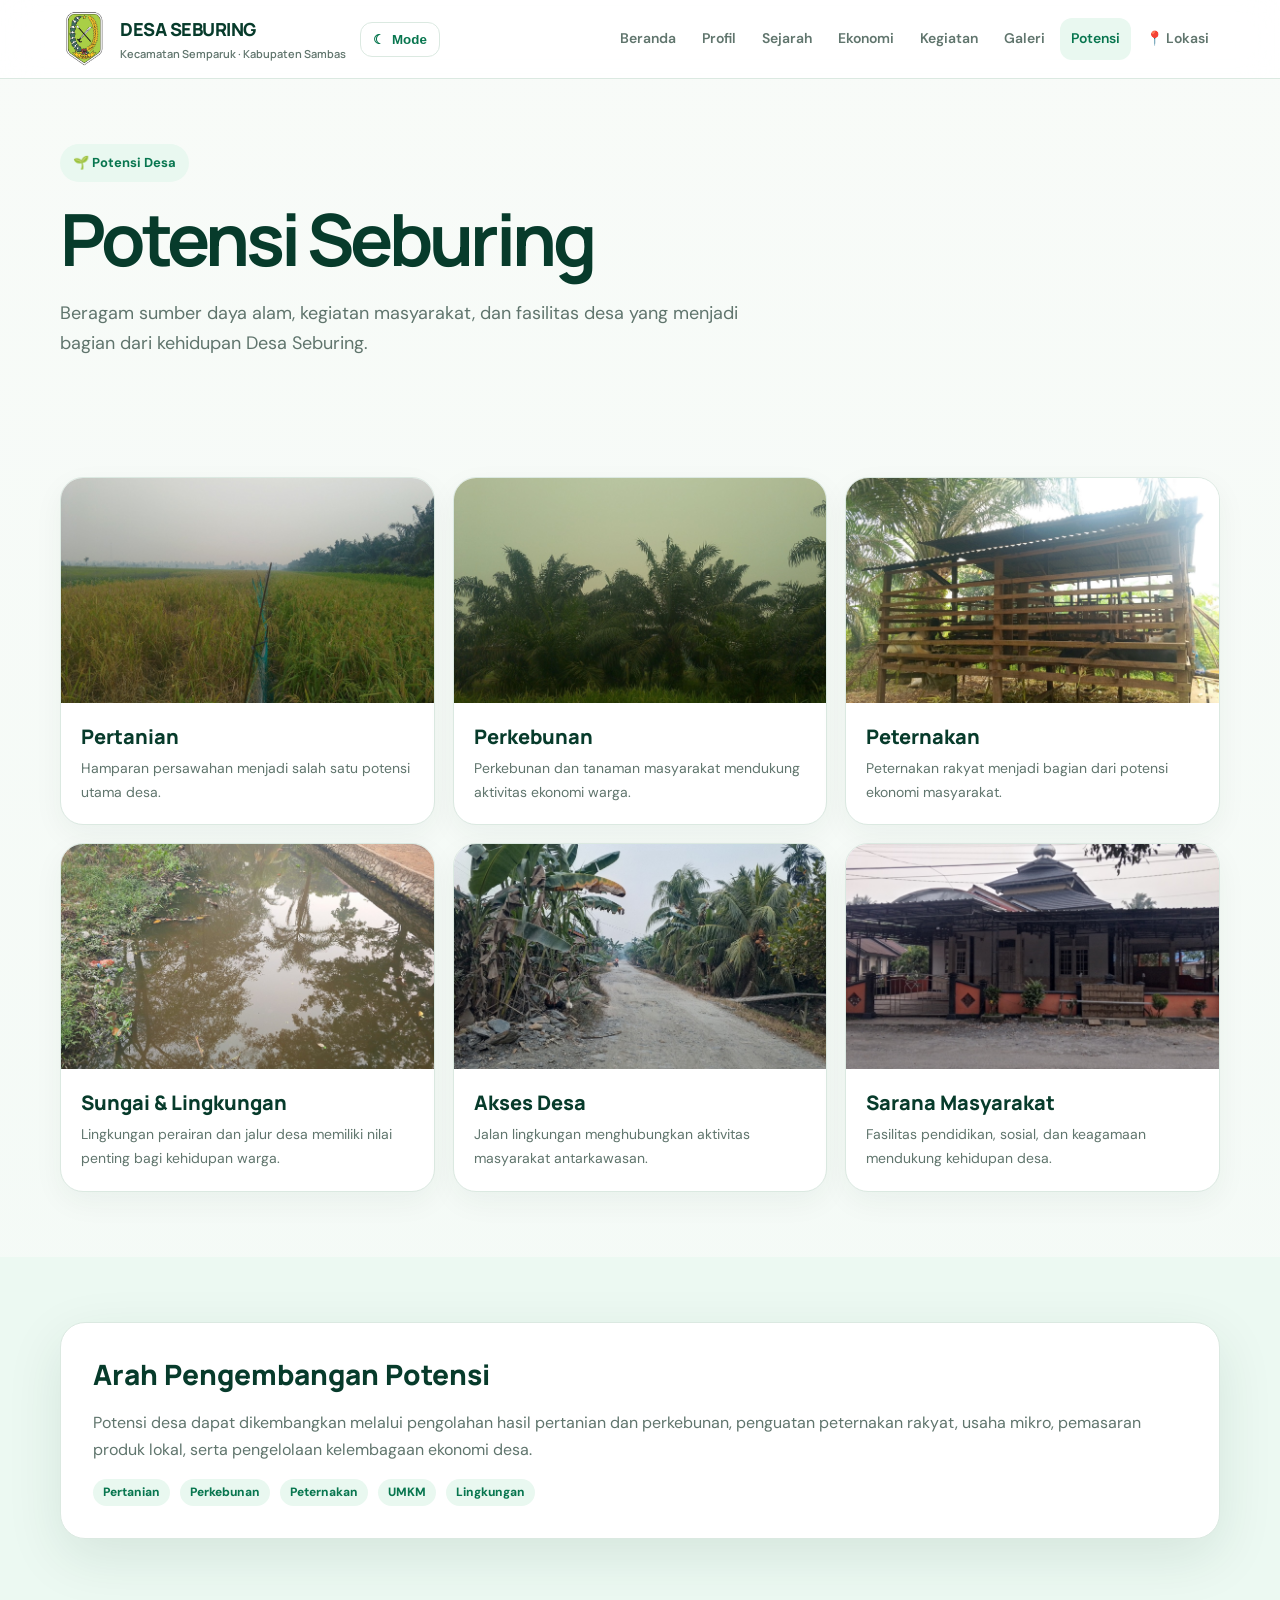
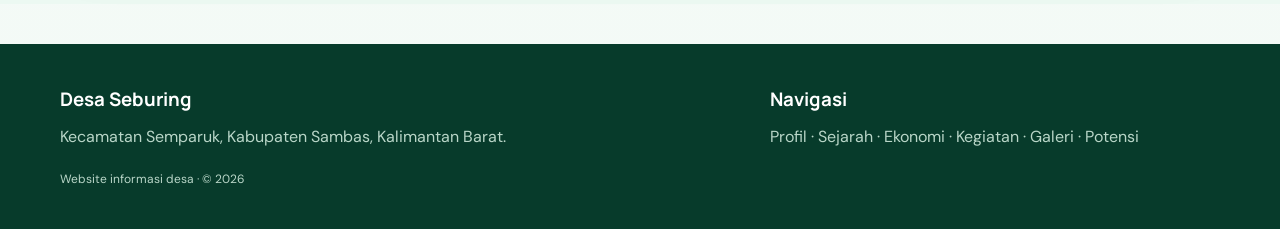
<file: wisata.html>
<!doctype html>
<html lang="id" data-theme="light">
<head>
<meta charset="utf-8"><meta name="viewport" content="width=device-width,initial-scale=1">
<title>Potensi | Desa Seburing</title>
<meta name="description" content="Potensi dan lingkungan Desa Seburing, Kecamatan Semparuk, Kabupaten Sambas.">
<link rel="stylesheet" href="style.css">
</head>
<body>
<header class="topbar"><div class="container nav">
<a class="brand" href="index.html"><img src="logo-sambas.jpg" alt="Lambang Kabupaten Sambas"><span>DESA SEBURING<small>Kecamatan Semparuk · Kabupaten Sambas</small></span></a>
<button class="theme-toggle" type="button" onclick="toggleTheme()" aria-label="Ganti mode terang/gelap"><span class="theme-icon">☾</span><span class="theme-text">Mode</span></button>
<button class="menu" onclick="document.querySelector('.navlinks').classList.toggle('open')" aria-label="Buka menu">☰</button>
<nav class="navlinks"><a href="index.html">Beranda</a><a href="profil.html">Profil</a><a href="sejarah.html">Sejarah</a><a href="ekonomi.html">Ekonomi</a><a href="kegiatan.html">Kegiatan</a><a href="galeri.html">Galeri</a><a class="active" href="wisata.html">Potensi</a><a href="lokasi.html">📍 Lokasi</a></nav>
</div></header>
<main>
<section class="pagehead"><div class="container"><span class="eyebrow">🌱 Potensi Desa</span>
<h1>Potensi Seburing</h1><p>Beragam sumber daya alam, kegiatan masyarakat, dan fasilitas desa yang menjadi bagian dari kehidupan Desa Seburing.</p></div></section>
<section class="section"><div class="container"><div class="cards">
<a class="card" href="ekonomi.html"><img src="persawahan-desa-seburing.jpg" alt="Persawahan Desa Seburing"><div class="body"><h3>Pertanian</h3><p>Hamparan persawahan menjadi salah satu potensi utama desa.</p></div></a>
<a class="card" href="ekonomi.html"><img src="perkebunan-kelapa-sawit.jpg" alt="Perkebunan kelapa sawit"><div class="body"><h3>Perkebunan</h3><p>Perkebunan dan tanaman masyarakat mendukung aktivitas ekonomi warga.</p></div></a>
<a class="card" href="ekonomi.html"><img src="peternakan-kambing.jpg" alt="Peternakan kambing"><div class="body"><h3>Peternakan</h3><p>Peternakan rakyat menjadi bagian dari potensi ekonomi masyarakat.</p></div></a>
<a class="card" href="galeri.html"><img src="sungai-desa-seburing-hilir.jpg" alt="Sungai Desa Seburing Hilir"><div class="body"><h3>Sungai & Lingkungan</h3><p>Lingkungan perairan dan jalur desa memiliki nilai penting bagi kehidupan warga.</p></div></a>
<a class="card" href="galeri.html"><img src="jalan-desa-seburing-hilir.jpg" alt="Jalan Desa Seburing Hilir"><div class="body"><h3>Akses Desa</h3><p>Jalan lingkungan menghubungkan aktivitas masyarakat antarkawasan.</p></div></a>
<a class="card" href="galeri.html"><img src="masjid-al-ikhsan.jpg" alt="Masjid Al-Ikhsan"><div class="body"><h3>Sarana Masyarakat</h3><p>Fasilitas pendidikan, sosial, dan keagamaan mendukung kehidupan desa.</p></div></a>
</div></div></section>
<section class="section alt"><div class="container"><div class="prose"><h2>Arah Pengembangan Potensi</h2>
<p>Potensi desa dapat dikembangkan melalui pengolahan hasil pertanian dan perkebunan, penguatan peternakan rakyat, usaha mikro, pemasaran produk lokal, serta pengelolaan kelembagaan ekonomi desa.</p>
<div class="pillrow"><span class="pill">Pertanian</span><span class="pill">Perkebunan</span><span class="pill">Peternakan</span><span class="pill">UMKM</span><span class="pill">Lingkungan</span></div>
</div></div></section>
</main>
<footer class="footer"><div class="container footer-grid"><div><h3>Desa Seburing</h3><p>Kecamatan Semparuk, Kabupaten Sambas, Kalimantan Barat.</p><p class="small">Website informasi desa · © 2026</p></div><div><h3>Navigasi</h3><p>Profil · Sejarah · Ekonomi · Kegiatan · Galeri · Potensi</p></div></div></footer>
<script>(function(){const s=localStorage.getItem('seburing-theme');if(s)document.documentElement.setAttribute('data-theme',s);})();function toggleTheme(){const h=document.documentElement,n=h.getAttribute('data-theme')==='dark'?'light':'dark';h.setAttribute('data-theme',n);localStorage.setItem('seburing-theme',n);const i=document.querySelector('.theme-icon');if(i)i.textContent=n==='dark'?'☀':'☾'}document.addEventListener('DOMContentLoaded',()=>{const i=document.querySelector('.theme-icon');if(i)i.textContent=document.documentElement.getAttribute('data-theme')==='dark'?'☀':'☾'});</script>
</body></html>
</file>
<file: style.css>
@import url('https://fonts.googleapis.com/css2?family=DM+Sans:wght@400;500;600;700&family=Manrope:wght@500;600;700;800&display=swap');
:root{--ink:#073b2b;--green:#08764f;--green2:#12a36d;--mint:#e9f8f0;--cream:#f8fbf8;--line:#dbe9e1;--muted:#60756d;--white:#fff;--surface:#fff;--bg:#f3faf6;--shadow:0 18px 55px rgba(7,59,43,.10)}
html[data-theme="dark"]{--ink:#e7f8ef;--green:#2bc48a;--green2:#63e5b2;--mint:#143c2f;--cream:#0b211a;--line:#244a3d;--muted:#a9c2b7;--white:#fff;--surface:#102c23;--bg:#071711;--shadow:0 18px 55px rgba(0,0,0,.35)}
*{box-sizing:border-box}html{scroll-behavior:smooth}body{margin:0;font-family:'DM Sans',sans-serif;color:var(--ink);background:linear-gradient(180deg,var(--cream) 0%,var(--bg) 100%);line-height:1.7;transition:background .25s,color .25s}a{text-decoration:none;color:inherit}.container{width:min(1160px,calc(100% - 36px));margin:auto}
.topbar{position:sticky;top:0;z-index:50;background:color-mix(in srgb,var(--surface) 88%,transparent);backdrop-filter:blur(18px);border-bottom:1px solid var(--line)}
.nav{min-height:78px;display:flex;align-items:center;gap:14px}.brand{display:flex;align-items:center;gap:12px;font-family:Manrope,sans-serif;font-weight:800;letter-spacing:-.03em;white-space:nowrap}.brand img{width:48px;height:56px;object-fit:contain;border-radius:12px}.brand span{font-size:18px}.brand small{display:block;color:var(--muted);font-size:11px;font-weight:600;letter-spacing:0}
.navlinks{margin-left:auto;display:flex;align-items:center;gap:4px}.navlinks a{padding:9px 11px;border-radius:12px;color:var(--muted);font-weight:600;font-size:14px}.navlinks a:hover,.navlinks a.active{background:var(--mint);color:var(--green)}
.menu{display:none;margin-left:0;border:0;background:var(--mint);color:var(--green);width:42px;height:42px;border-radius:12px;font-size:22px}.theme-toggle{border:1px solid var(--line);background:var(--surface);color:var(--green);border-radius:12px;padding:9px 12px;font-weight:800;cursor:pointer;display:inline-flex;gap:7px;align-items:center}
.hero{padding:70px 0 45px}.hero-grid{display:grid;grid-template-columns:1.02fr .98fr;gap:58px;align-items:center}.eyebrow{display:inline-flex;padding:8px 13px;border-radius:999px;background:var(--mint);color:var(--green);font-weight:700;font-size:13px}
.hero h1,.pagehead h1{font-family:Manrope,sans-serif;font-size:clamp(42px,6vw,72px);line-height:1.02;letter-spacing:-.055em;margin:20px 0 22px}.hero h1 span{color:var(--green2)}.hero p{font-size:19px;color:var(--muted);max-width:650px}.actions{display:flex;gap:12px;flex-wrap:wrap;margin-top:28px}.btn{display:inline-flex;align-items:center;justify-content:center;padding:14px 20px;border-radius:15px;font-weight:800;border:1px solid var(--line)}.primary{background:var(--green);color:white;border-color:var(--green);box-shadow:0 12px 25px rgba(8,118,79,.20)}.secondary{background:var(--surface);color:var(--green)}
.hero-media{position:relative}.hero-img{width:100%;height:520px;object-fit:cover;border-radius:30px;box-shadow:var(--shadow);border:9px solid var(--surface)}.badge{position:absolute;left:-18px;bottom:24px;background:var(--surface);border:1px solid var(--line);padding:14px 18px;border-radius:17px;box-shadow:var(--shadow);font-weight:800}.badge span{display:block;color:var(--muted);font-size:12px;font-weight:600}
.stats{padding:15px 0 55px}.stats-grid{display:grid;grid-template-columns:repeat(4,1fr);gap:14px}.stat{background:var(--surface);border:1px solid var(--line);border-radius:20px;padding:20px}.stat strong{font:800 25px Manrope;display:block}.stat span{font-size:13px;color:var(--muted)}
.section{padding:65px 0}.section.alt{background:color-mix(in srgb,var(--mint) 72%,var(--bg))}.section-title{max-width:720px;margin-bottom:28px}.section-title h2{font:800 clamp(30px,4vw,45px) Manrope;letter-spacing:-.04em;margin:0 0 10px}.section-title p{margin:0;color:var(--muted)}
.cards{display:grid;grid-template-columns:repeat(3,1fr);gap:18px}.card{background:var(--surface);border:1px solid var(--line);border-radius:23px;overflow:hidden;box-shadow:0 10px 30px rgba(7,59,43,.05);transition:.25s}.card:hover{transform:translateY(-4px);box-shadow:var(--shadow)}.card img{width:100%;height:225px;object-fit:cover;display:block}.card .body{padding:20px}.card h3{font:800 20px Manrope;margin:0 0 7px}.card p{color:var(--muted);margin:0;font-size:14px}
.pagehead{padding:65px 0 35px}.pagehead p{color:var(--muted);font-size:18px;max-width:720px}.prose{background:var(--surface);border:1px solid var(--line);border-radius:25px;padding:32px;box-shadow:var(--shadow)}.prose h2{font:800 28px Manrope;margin:0 0 12px}.prose h3{font:800 20px Manrope;margin-top:30px}.prose p{color:var(--muted)}
.timeline{display:grid;gap:14px;margin-top:20px}.timeline .item{display:grid;grid-template-columns:125px 1fr;gap:18px;padding:17px;border:1px solid var(--line);border-radius:17px;background:var(--surface)}.year{font-weight:800;color:var(--green)}
.gallery{display:grid;grid-template-columns:repeat(4,1fr);gap:17px}.gallery figure{margin:0;background:var(--surface);border:1px solid var(--line);border-radius:20px;overflow:hidden;box-shadow:0 8px 25px rgba(7,59,43,.06)}.gallery img{width:100%;height:220px;object-fit:cover;display:block}.gallery figcaption{padding:15px;font-weight:800}.gallery small{display:block;color:var(--muted);font-weight:500;margin-top:4px}
.feature{display:grid;grid-template-columns:1fr 1fr;gap:20px}.feature .card img{height:320px}.list{display:grid;gap:12px}.list div{padding:17px 18px;border:1px solid var(--line);background:var(--surface);border-radius:16px}.map-card{background:var(--surface);border:1px solid var(--line);border-radius:25px;padding:28px;box-shadow:var(--shadow)}
.footer{margin-top:40px;padding:40px 0;background:#073b2b;color:#dff3e8}.footer-grid{display:grid;grid-template-columns:1.5fr 1fr;gap:35px}.footer h3{font-family:Manrope;color:#fff;margin:0 0 8px}.footer p{margin:0;color:#b9d6c8}.footer .small{margin-top:18px;font-size:12px}.pillrow{display:flex;gap:10px;flex-wrap:wrap}.pill{padding:8px 12px;border-radius:999px;background:var(--mint);color:var(--green);font-size:13px;font-weight:700}
.history-hero{position:relative;min-height:430px;overflow:hidden;background:#183c2d}.history-hero-media{position:absolute;inset:0}.history-hero-media img{width:100%;height:100%;object-fit:cover;display:block}.history-hero-media:after{content:"";position:absolute;inset:0;background:linear-gradient(90deg,rgba(3,37,27,.78),rgba(3,37,27,.28) 60%,rgba(3,37,27,.12))}.history-hero-overlay{position:relative;z-index:1;min-height:430px;display:flex;align-items:center;color:white}.history-hero-overlay .container{padding-top:25px;padding-bottom:25px}.history-hero-overlay .eyebrow{background:rgba(255,255,255,.14);color:white;border:1px solid rgba(255,255,255,.25)}.history-hero-overlay h1{font-family:Manrope,sans-serif;font-size:clamp(42px,6vw,68px);line-height:1.04;letter-spacing:-.05em;margin:18px 0 12px}.history-hero-overlay p{font-size:19px;max-width:650px;margin:0;color:#eef8f2}
@media(max-width:900px){.navlinks{display:none;position:absolute;left:18px;right:18px;top:72px;padding:10px;background:var(--surface);border:1px solid var(--line);border-radius:18px;box-shadow:var(--shadow);flex-direction:column;align-items:stretch}.navlinks.open{display:flex}.navlinks a{padding:12px}.menu{display:block}.hero-grid,.feature{grid-template-columns:1fr}.hero-img{height:390px}.badge{left:14px}.cards{grid-template-columns:1fr 1fr}.gallery{grid-template-columns:1fr 1fr}.stats-grid{grid-template-columns:1fr 1fr}}
@media(max-width:560px){.container{width:min(100% - 24px,1160px)}.nav{min-height:70px}.brand img{width:42px;height:50px}.brand span{font-size:16px}.theme-toggle{padding:8px 9px}.theme-text{display:none}.hero{padding-top:45px}.hero h1{font-size:45px}.hero p{font-size:17px}.hero-img{height:310px;border-width:6px}.cards,.gallery,.stats-grid{grid-template-columns:1fr}.gallery img{height:250px}.section{padding:45px 0}.prose,.map-card{padding:22px}.timeline .item{grid-template-columns:1fr;gap:4px}.footer-grid{grid-template-columns:1fr}.history-hero,.history-hero-overlay{min-height:360px}.history-hero-overlay h1{font-size:42px}.history-hero-overlay p{font-size:16px}}
.form-card{background:var(--surface);border:1px solid var(--line);border-radius:23px;padding:28px;box-shadow:0 10px 30px rgba(7,59,43,.05)}
.form-card h2{font:800 22px Manrope;margin:0 0 6px}
.form-card .hint{color:var(--muted);font-size:14px;margin:0 0 20px}
.field{margin-bottom:16px}
.field label{display:block;font-weight:700;font-size:14px;margin-bottom:6px;color:var(--ink)}
.field input,.field textarea{width:100%;padding:12px 14px;border-radius:12px;border:1px solid var(--line);background:var(--bg);color:var(--ink);font-family:inherit;font-size:15px;box-sizing:border-box}
.field textarea{min-height:110px;resize:vertical}
.field input:focus,.field textarea:focus{outline:2px solid var(--green2);outline-offset:1px}
.form-status{margin-top:14px;font-size:14px;font-weight:700}
.form-status.ok{color:var(--green)}
.form-status.err{color:#c0392b}
.data-table{width:100%;border-collapse:collapse;margin-top:10px}
.data-table th,.data-table td{text-align:left;padding:10px 12px;border-bottom:1px solid var(--line);font-size:14px;vertical-align:top}
.data-table th{color:var(--muted);font-weight:800;font-size:12px;text-transform:uppercase;letter-spacing:.04em}
.table-wrap{overflow-x:auto;margin-top:26px}
.config-note{background:var(--mint);border:1px dashed var(--green2);border-radius:14px;padding:14px 16px;font-size:13px;color:var(--ink);margin-top:18px}
.config-note code{background:rgba(8,118,79,.1);padding:2px 6px;border-radius:6px}

/* ===== Form: select & Halaman Admin ===== */
.field select{width:100%;padding:12px 14px;border-radius:12px;border:1px solid var(--line);background:var(--bg);color:var(--ink);font-family:inherit;font-size:15px;box-sizing:border-box}
.field select:focus{outline:2px solid var(--green2);outline-offset:1px}
.login-card{max-width:440px;margin:0 auto}
.admin-bar{display:flex;gap:10px;flex-wrap:wrap;align-items:center;justify-content:space-between;margin-bottom:18px}
.admin-bar .left,.admin-bar .right{display:flex;gap:10px;flex-wrap:wrap;align-items:center}
.admin-bar input,.admin-bar select,.table-wrap select{padding:10px 12px;border-radius:12px;border:1px solid var(--line);background:var(--bg);color:var(--ink);font-family:inherit;font-size:14px}
.admin-stats{display:grid;grid-template-columns:repeat(4,1fr);gap:12px;margin-bottom:18px}
.admin-stats div{background:var(--surface);border:1px solid var(--line);border-radius:16px;padding:14px 16px}
.admin-stats b{display:block;font:800 26px Manrope}
.admin-stats span{color:var(--muted);font-size:13px;font-weight:700}
.pill{display:inline-block;padding:3px 10px;border-radius:999px;font-size:12px;font-weight:800;background:var(--mint);color:var(--green)}
.pill.saran{background:#fff4d6;color:#8a6100}
html[data-theme="dark"] .pill.saran{background:#3d3110;color:#ffd66b}
.data-table td.msg{min-width:240px;white-space:pre-wrap;word-break:break-word}
@media(max-width:700px){.admin-stats{grid-template-columns:1fr 1fr}}

/* pill jenis "Lain-lain" */
.pill.lain{background:#e7e9fb;color:#3b3f9c}
html[data-theme="dark"] .pill.lain{background:#25264a;color:#b9bdff}
</file>
